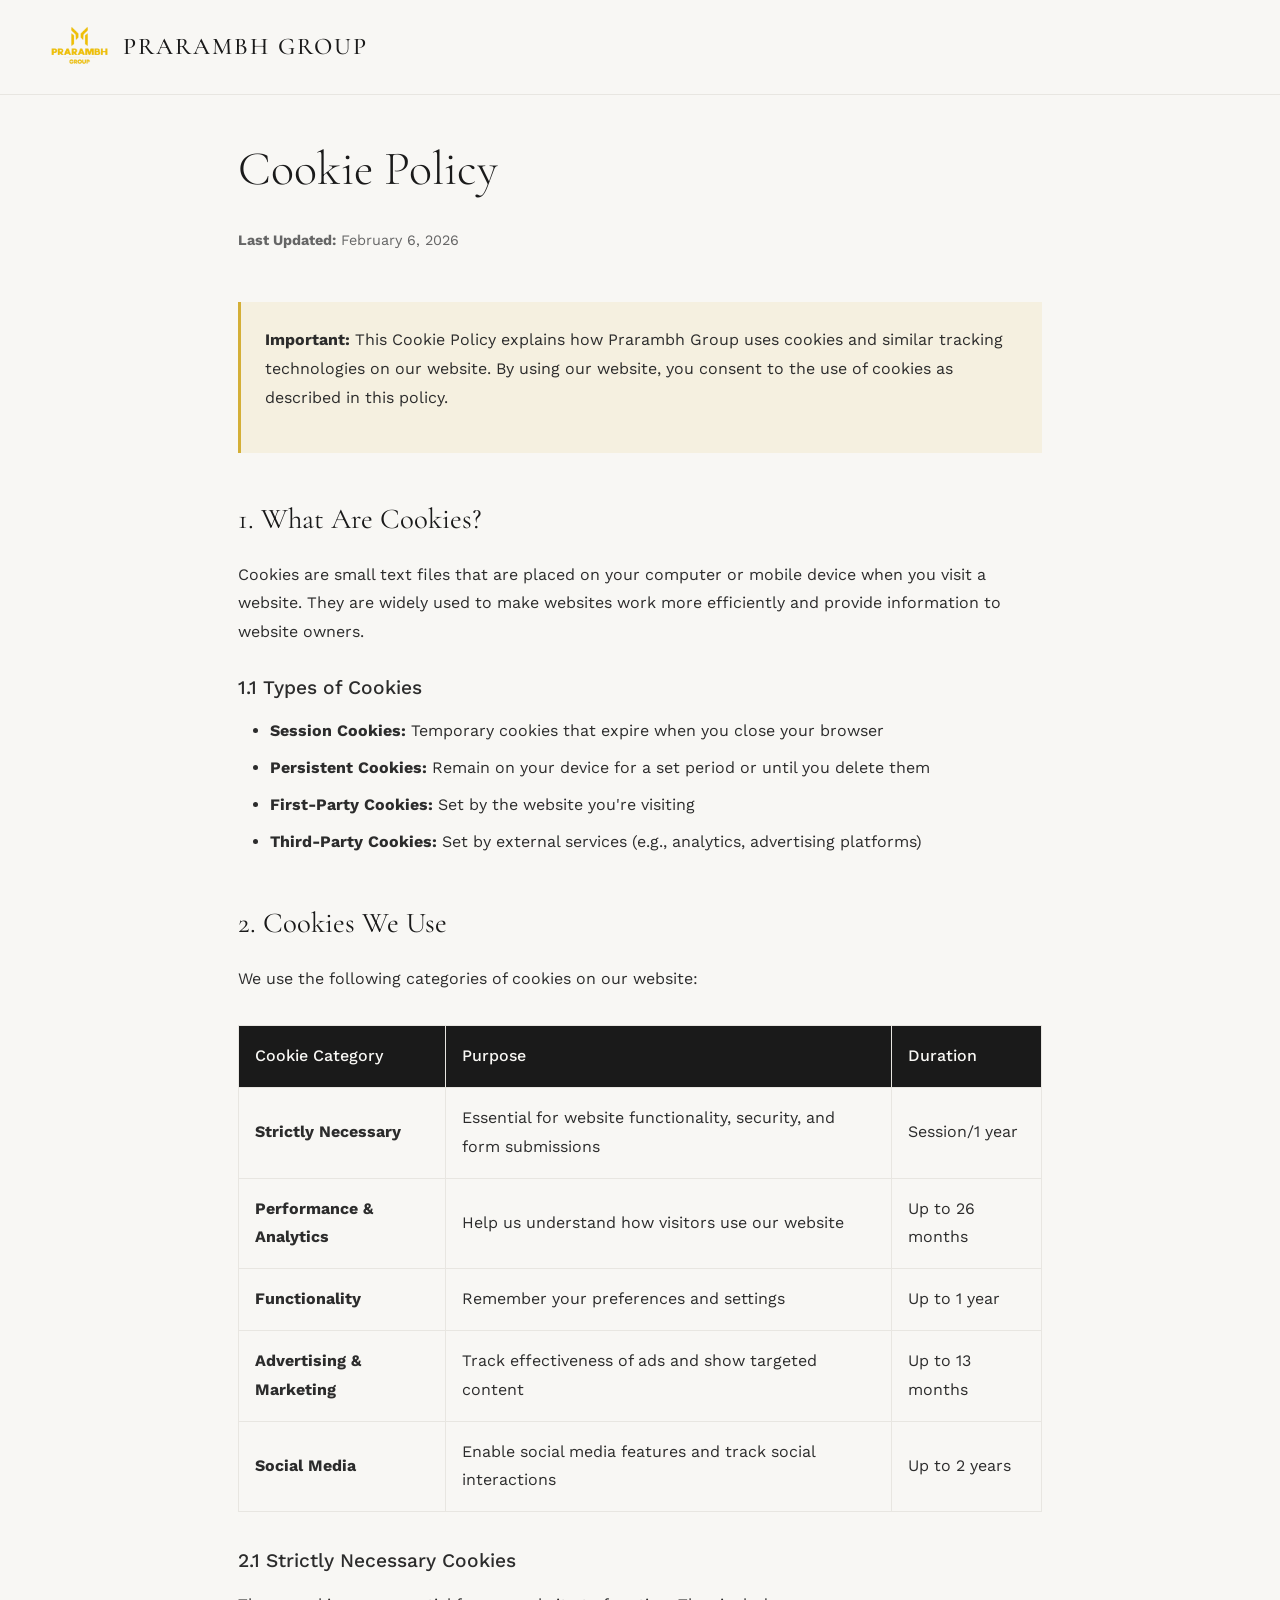
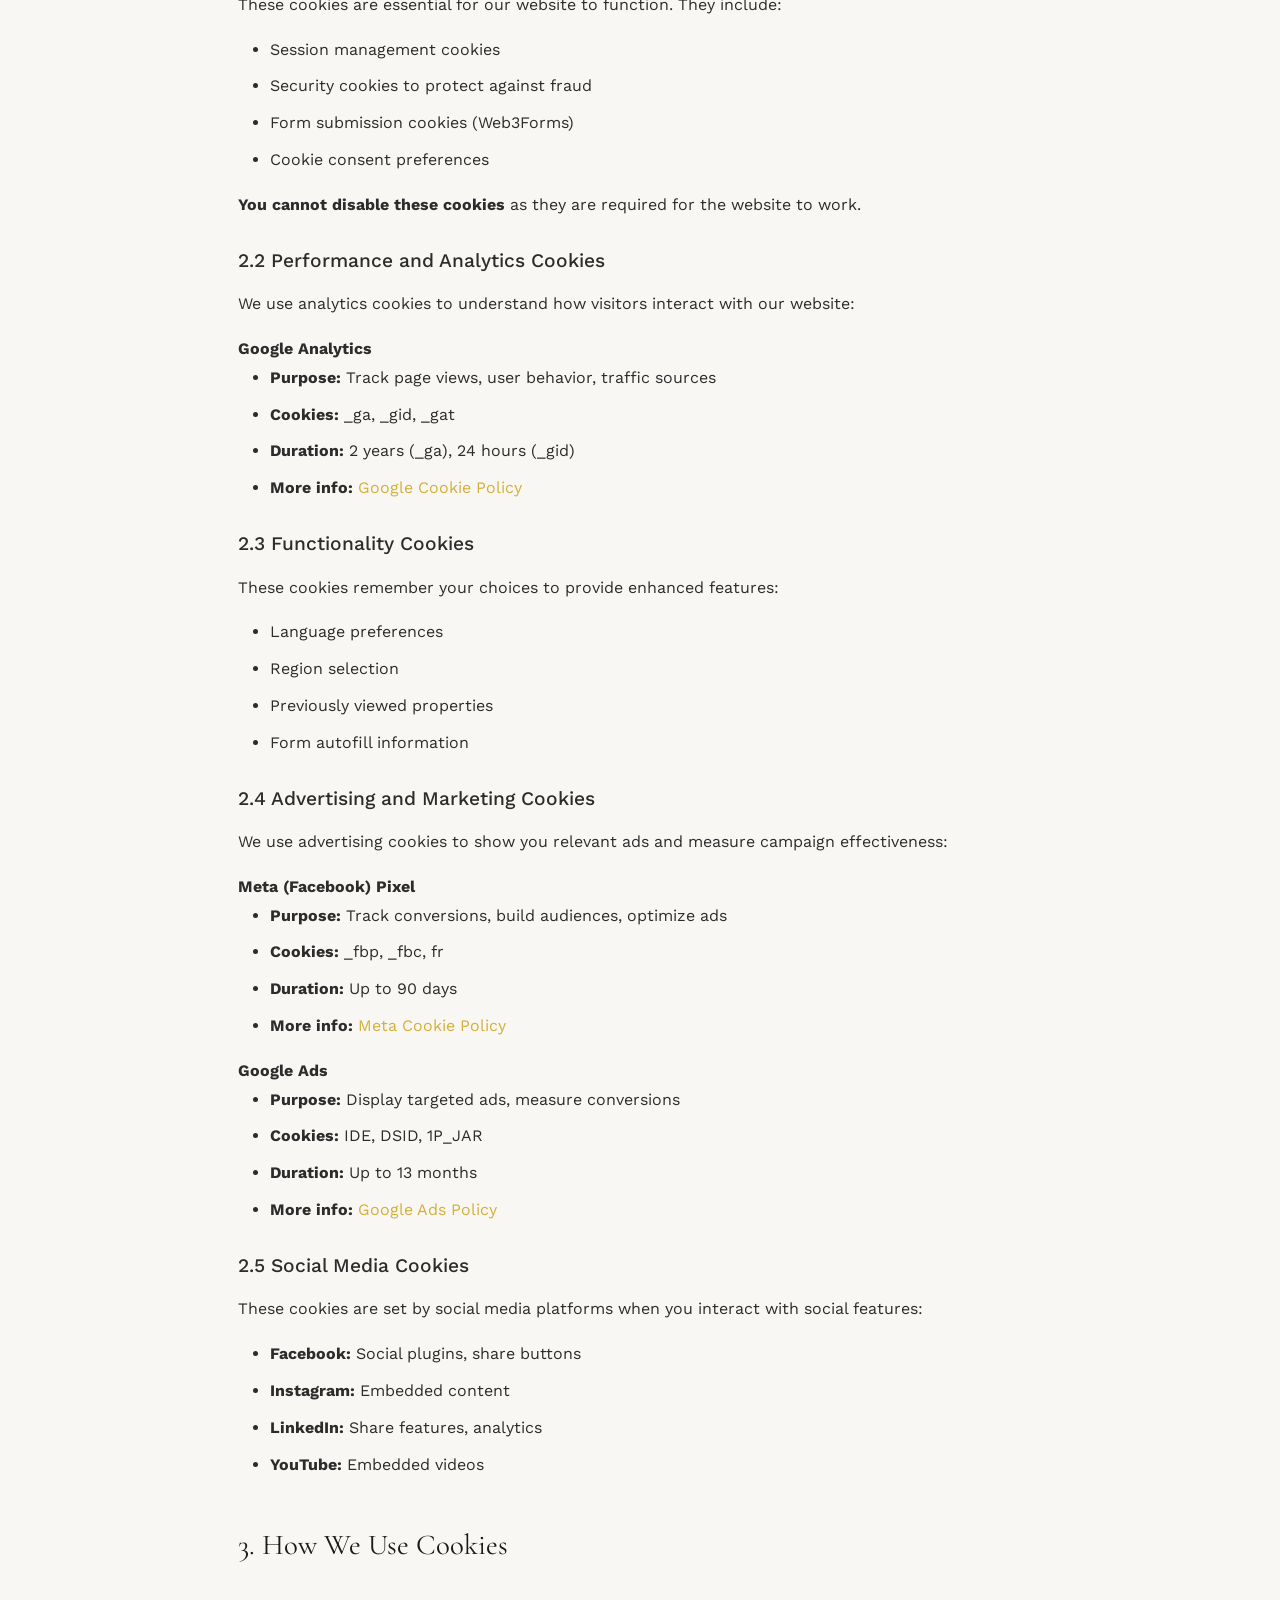
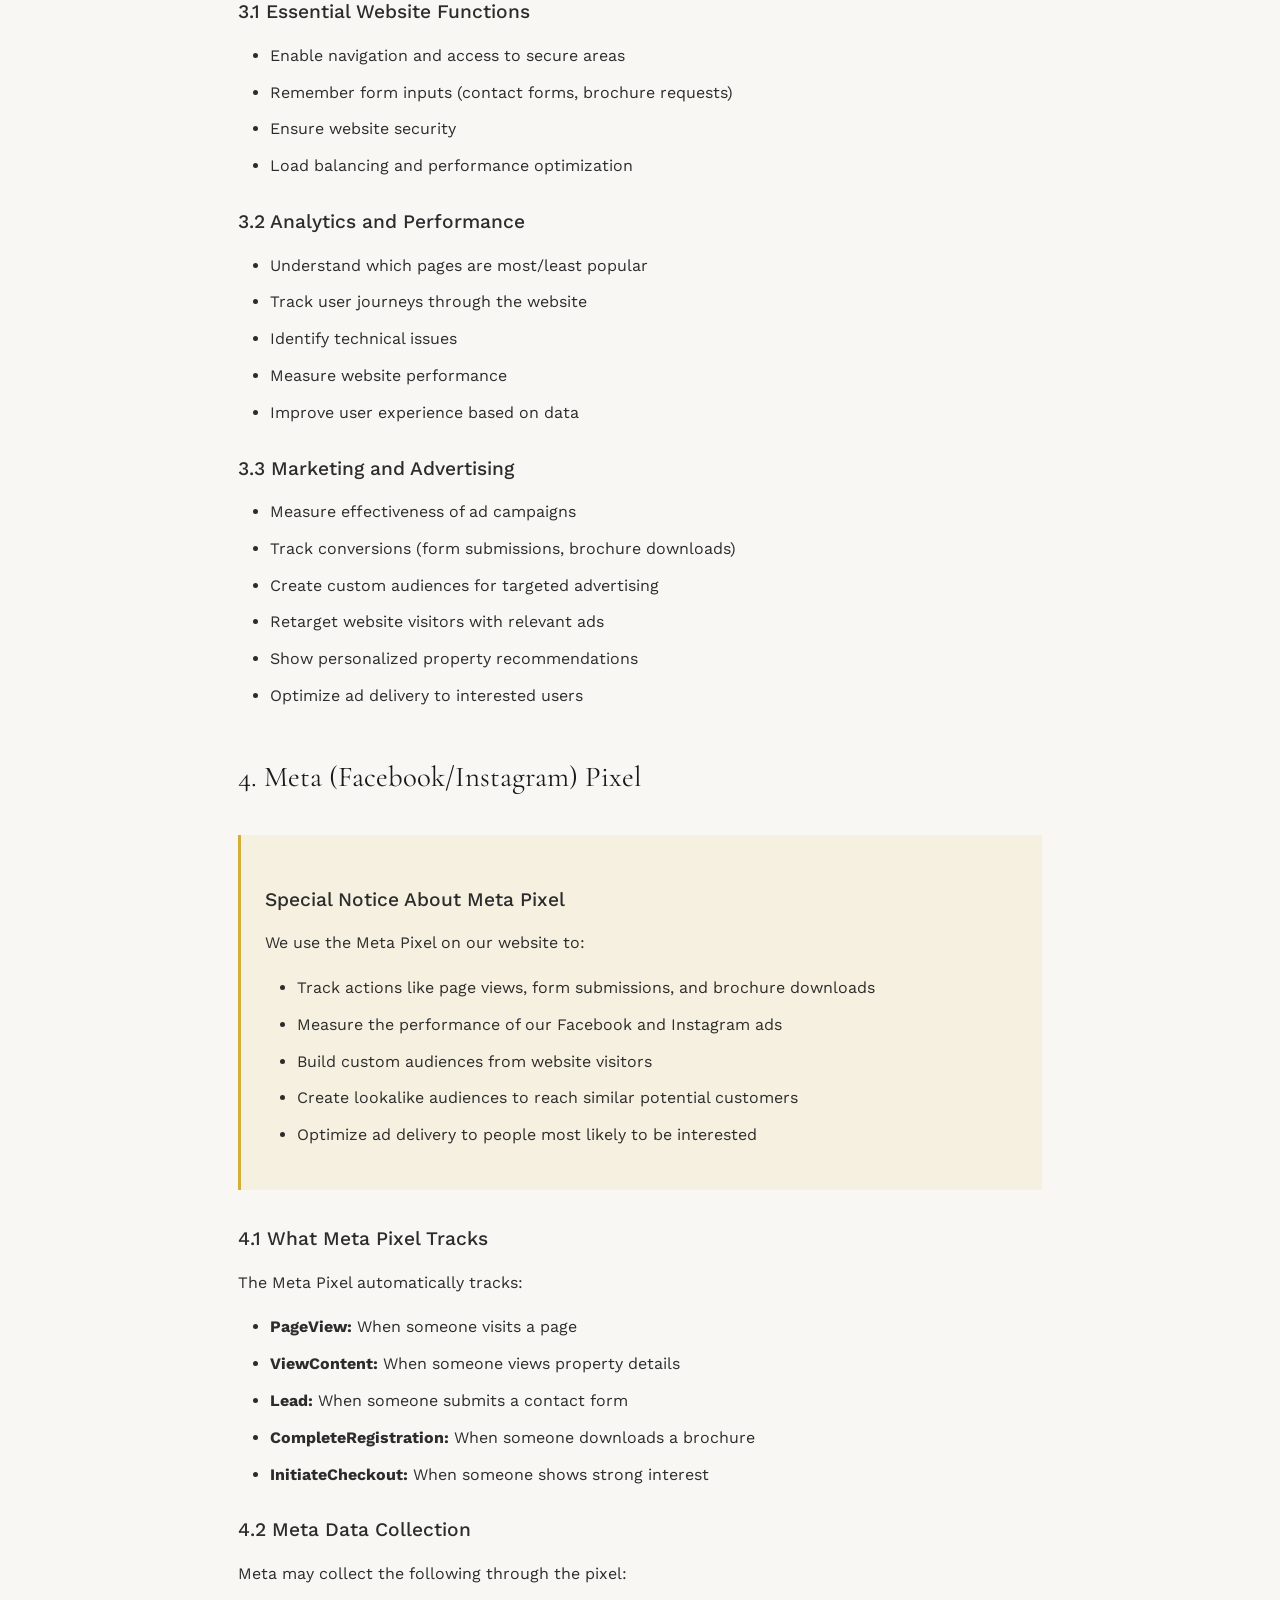
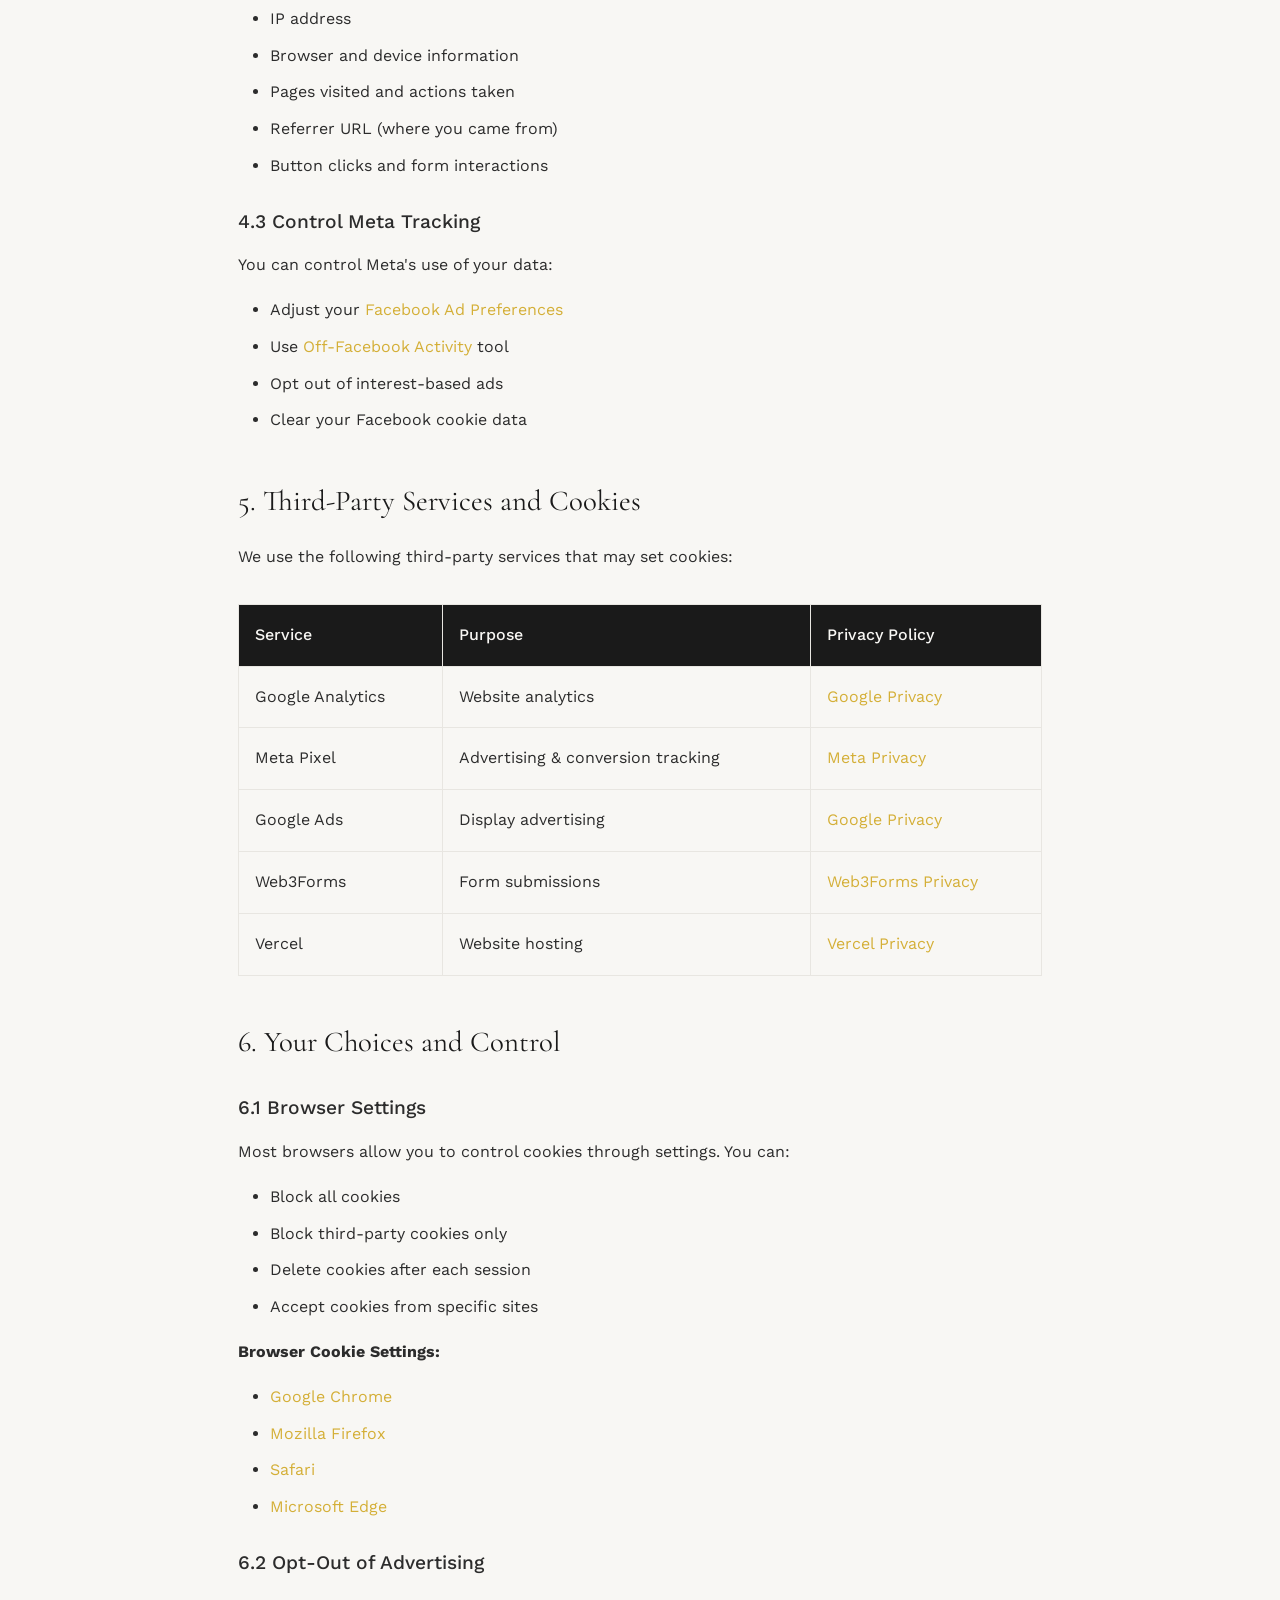
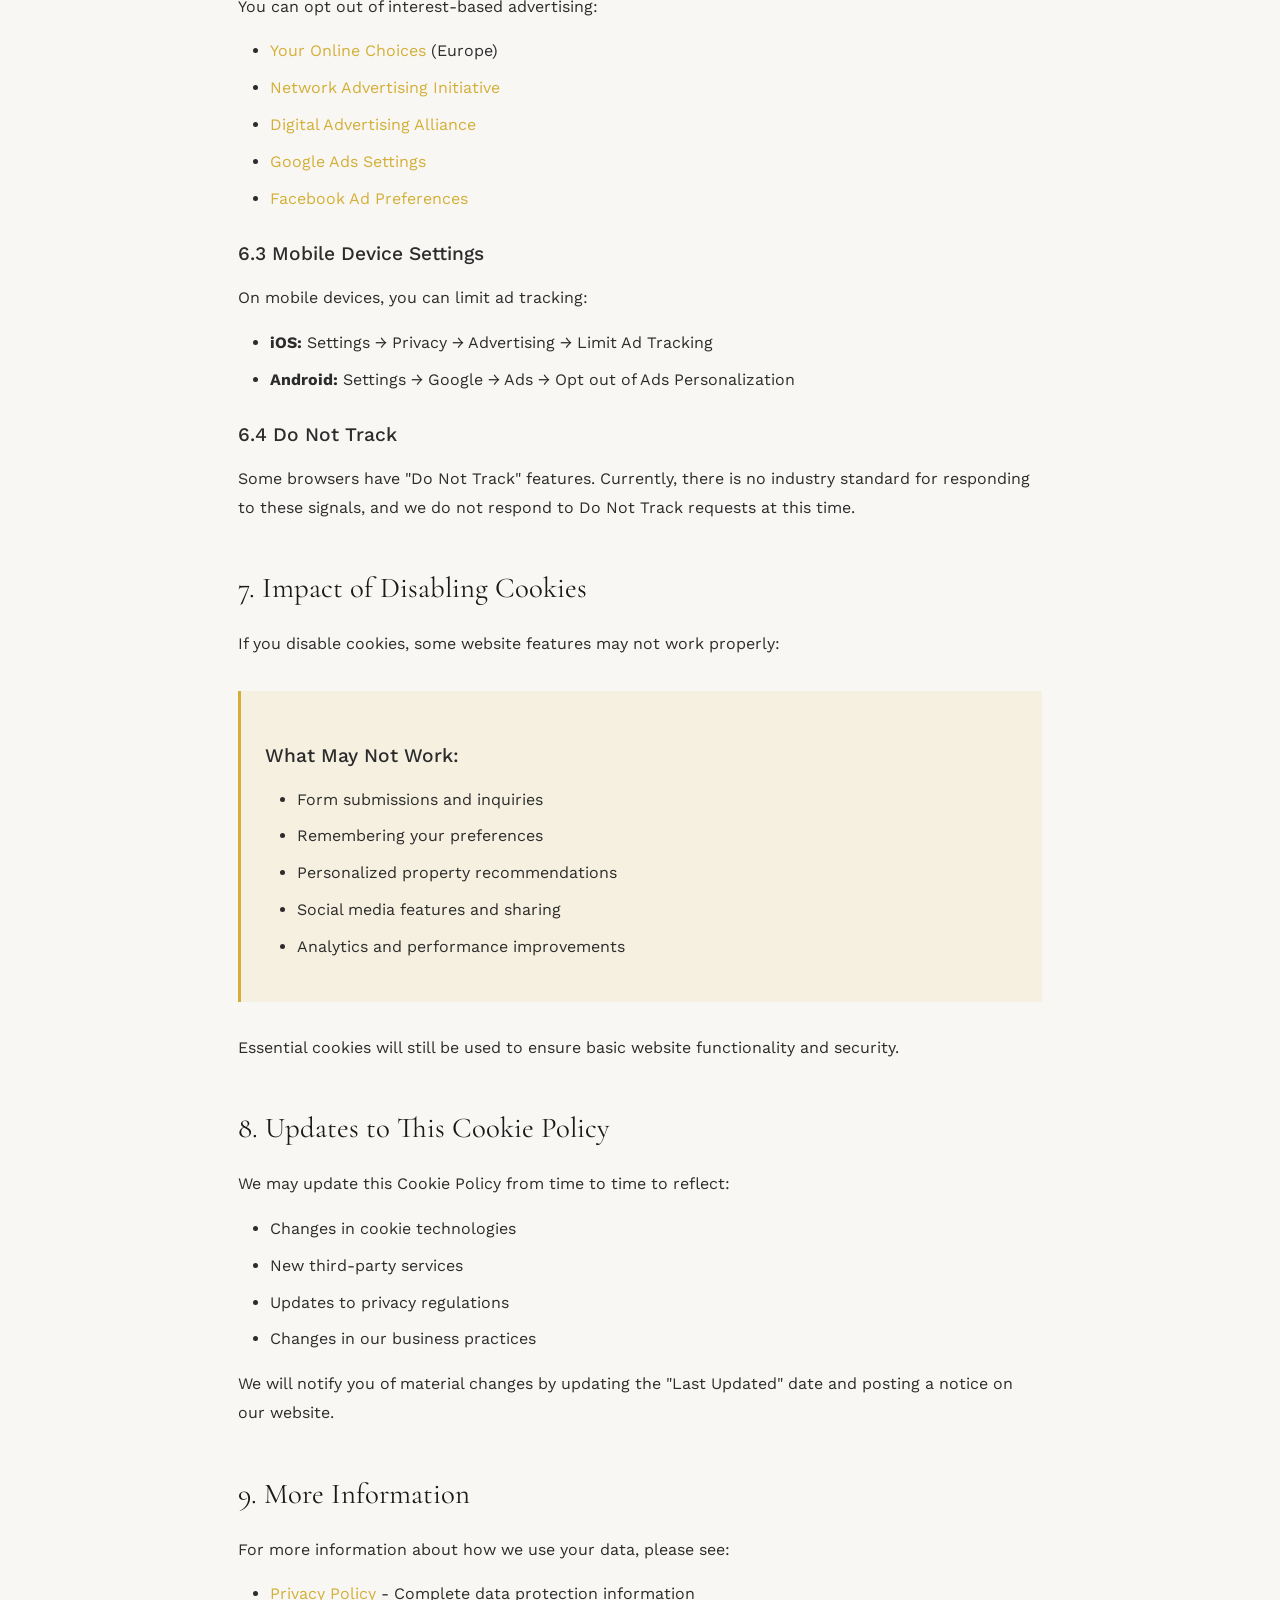
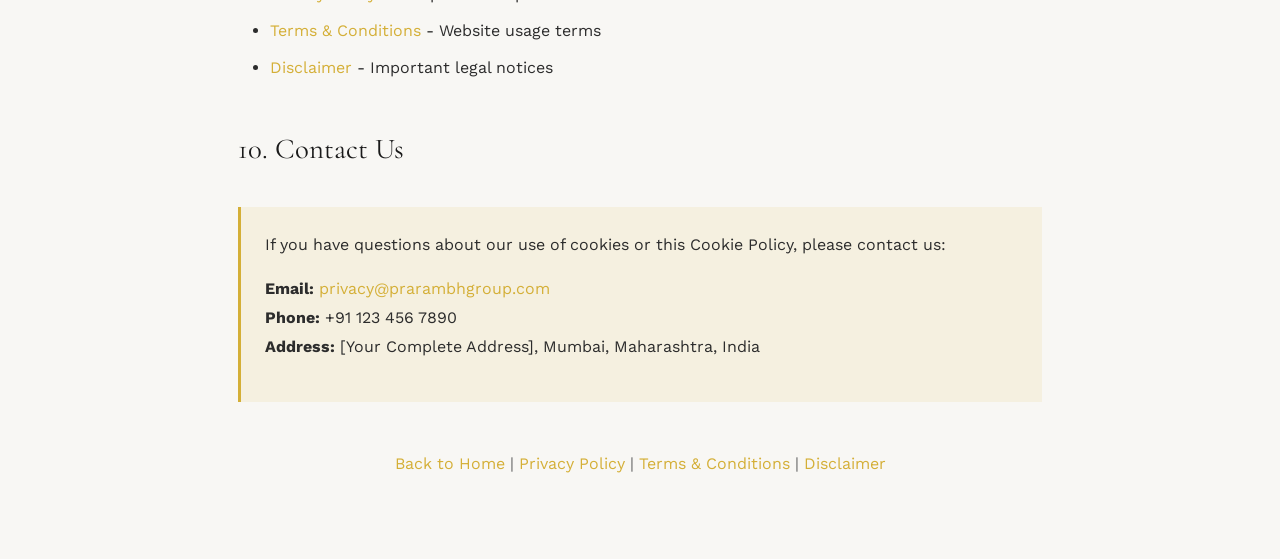
<file: cookie-policy.html>
<!DOCTYPE html>
<html lang="en">
<head>
    <meta charset="UTF-8">
    <meta name="viewport" content="width=device-width, initial-scale=1.0">
    <title>Cookie Policy - Prarambh Group</title>
    <link rel="preconnect" href="https://fonts.googleapis.com">
    <link rel="preconnect" href="https://fonts.gstatic.com" crossorigin>
    <link href="https://fonts.googleapis.com/css2?family=Cormorant+Garamond:wght@300;400;500;600&family=Work+Sans:wght@300;400;500&display=swap" rel="stylesheet">
    <style>
        :root {
            --primary-dark: #1a1a1a;
            --primary-light: #f8f7f4;
            --accent-gold: #d4af37;
            --accent-muted: #8b7355;
            --text-dark: #2c2c2c;
            --text-light: #666;
            --border-light: #e8e6e1;
            --legal-nav-height: 94px;
        }

        * {
            margin: 0;
            padding: 0;
            box-sizing: border-box;
        }

        body {
            font-family: 'Work Sans', sans-serif;
            color: var(--text-dark);
            background: var(--primary-light);
            line-height: 1.8;
        }

        nav {
            position: fixed;
            top: 0;
            width: 100%;
            z-index: 1000;
            background: rgba(248, 247, 244, 0.95);
            backdrop-filter: blur(10px);
            border-bottom: 1px solid var(--border-light);
        }

        .nav-container {
            max-width: 1400px;
            margin: 0 auto;
            padding: 1.5rem 3rem;
            display: flex;
            justify-content: flex-start;
            align-items: center;
        }

        .logo {
            font-family: 'Cormorant Garamond', serif;
            font-size: 1.5rem;
            font-weight: 500;
            letter-spacing: 2px;
            color: var(--primary-dark);
            text-decoration: none;
            display: flex;
            align-items: center;
            gap: 0.75rem;
        }

        .logo img {
            height: 46px;
            width: auto;
            object-fit: contain;
        }

        .logo span {
            color: var(--primary-dark);
            white-space: nowrap;
        }

        .legal-container {
            max-width: 900px;
            margin: 0 auto;
            padding: calc(var(--legal-nav-height) + 2rem) 3rem 4rem;
        }

        h1 {
            font-family: 'Cormorant Garamond', serif;
            font-size: 3rem;
            font-weight: 300;
            color: var(--primary-dark);
            margin-bottom: 1rem;
        }

        .last-updated {
            font-size: 0.9rem;
            color: var(--text-light);
            margin-bottom: 3rem;
        }

        h2 {
            font-family: 'Cormorant Garamond', serif;
            font-size: 1.8rem;
            font-weight: 400;
            color: var(--primary-dark);
            margin-top: 2.5rem;
            margin-bottom: 1rem;
        }

        h3 {
            font-family: 'Work Sans', sans-serif;
            font-size: 1.2rem;
            font-weight: 500;
            color: var(--text-dark);
            margin-top: 1.5rem;
            margin-bottom: 0.75rem;
        }

        p {
            margin-bottom: 1rem;
            color: var(--text-dark);
        }

        ul, ol {
            margin-left: 2rem;
            margin-bottom: 1rem;
        }

        li {
            margin-bottom: 0.5rem;
            color: var(--text-dark);
        }

        .highlight-box {
            background: rgba(212, 175, 55, 0.1);
            border-left: 3px solid var(--accent-gold);
            padding: 1.5rem;
            margin: 2rem 0;
        }

        table {
            width: 100%;
            border-collapse: collapse;
            margin: 2rem 0;
        }

        th, td {
            padding: 1rem;
            text-align: left;
            border: 1px solid var(--border-light);
        }

        th {
            background: var(--primary-dark);
            color: var(--primary-light);
            font-weight: 500;
        }

        a {
            color: var(--accent-gold);
            text-decoration: none;
        }

        a:hover {
            text-decoration: underline;
        }

        @media (max-width: 768px) {
            :root {
                --legal-nav-height: 76px;
            }

            .nav-container {
                padding: 0.85rem 1rem;
            }

            .logo {
                font-size: 1rem;
                letter-spacing: 1px;
                gap: 0.5rem;
            }

            .logo img {
                height: 34px;
            }

            .legal-container {
                padding: calc(var(--legal-nav-height) + 1.5rem) 1.25rem 3rem;
            }

            h1 {
                font-size: 2.5rem;
            }

            h2 {
                font-size: 1.5rem;
            }

            table {
                font-size: 0.9rem;
            }

            th, td {
                padding: 0.75rem 0.5rem;
            }
        }
    </style>
</head>
<body>
    <nav>
        <div class="nav-container">
            <a href="./index.html" class="logo"><img src="assets/prarambh-logo.png" alt="Prarambh Group logo"><span>PRARAMBH GROUP</span></a>
        </div>
    </nav>

    <div class="legal-container">
        <h1>Cookie Policy</h1>
        <p class="last-updated"><strong>Last Updated:</strong> February 6, 2026</p>

        <div class="highlight-box">
            <p><strong>Important:</strong> This Cookie Policy explains how Prarambh Group uses cookies and similar tracking technologies on our website. By using our website, you consent to the use of cookies as described in this policy.</p>
        </div>

        <h2>1. What Are Cookies?</h2>

        <p>Cookies are small text files that are placed on your computer or mobile device when you visit a website. They are widely used to make websites work more efficiently and provide information to website owners.</p>

        <h3>1.1 Types of Cookies</h3>
        <ul>
            <li><strong>Session Cookies:</strong> Temporary cookies that expire when you close your browser</li>
            <li><strong>Persistent Cookies:</strong> Remain on your device for a set period or until you delete them</li>
            <li><strong>First-Party Cookies:</strong> Set by the website you're visiting</li>
            <li><strong>Third-Party Cookies:</strong> Set by external services (e.g., analytics, advertising platforms)</li>
        </ul>

        <h2>2. Cookies We Use</h2>

        <p>We use the following categories of cookies on our website:</p>

        <table>
            <thead>
                <tr>
                    <th>Cookie Category</th>
                    <th>Purpose</th>
                    <th>Duration</th>
                </tr>
            </thead>
            <tbody>
                <tr>
                    <td><strong>Strictly Necessary</strong></td>
                    <td>Essential for website functionality, security, and form submissions</td>
                    <td>Session/1 year</td>
                </tr>
                <tr>
                    <td><strong>Performance & Analytics</strong></td>
                    <td>Help us understand how visitors use our website</td>
                    <td>Up to 26 months</td>
                </tr>
                <tr>
                    <td><strong>Functionality</strong></td>
                    <td>Remember your preferences and settings</td>
                    <td>Up to 1 year</td>
                </tr>
                <tr>
                    <td><strong>Advertising & Marketing</strong></td>
                    <td>Track effectiveness of ads and show targeted content</td>
                    <td>Up to 13 months</td>
                </tr>
                <tr>
                    <td><strong>Social Media</strong></td>
                    <td>Enable social media features and track social interactions</td>
                    <td>Up to 2 years</td>
                </tr>
            </tbody>
        </table>

        <h3>2.1 Strictly Necessary Cookies</h3>
        <p>These cookies are essential for our website to function. They include:</p>
        <ul>
            <li>Session management cookies</li>
            <li>Security cookies to protect against fraud</li>
            <li>Form submission cookies (Web3Forms)</li>
            <li>Cookie consent preferences</li>
        </ul>
        <p><strong>You cannot disable these cookies</strong> as they are required for the website to work.</p>

        <h3>2.2 Performance and Analytics Cookies</h3>
        <p>We use analytics cookies to understand how visitors interact with our website:</p>

        <h4>Google Analytics</h4>
        <ul>
            <li><strong>Purpose:</strong> Track page views, user behavior, traffic sources</li>
            <li><strong>Cookies:</strong> _ga, _gid, _gat</li>
            <li><strong>Duration:</strong> 2 years (_ga), 24 hours (_gid)</li>
            <li><strong>More info:</strong> <a href="https://policies.google.com/technologies/cookies" target="_blank">Google Cookie Policy</a></li>
        </ul>

        <h3>2.3 Functionality Cookies</h3>
        <p>These cookies remember your choices to provide enhanced features:</p>
        <ul>
            <li>Language preferences</li>
            <li>Region selection</li>
            <li>Previously viewed properties</li>
            <li>Form autofill information</li>
        </ul>

        <h3>2.4 Advertising and Marketing Cookies</h3>
        <p>We use advertising cookies to show you relevant ads and measure campaign effectiveness:</p>

        <h4>Meta (Facebook) Pixel</h4>
        <ul>
            <li><strong>Purpose:</strong> Track conversions, build audiences, optimize ads</li>
            <li><strong>Cookies:</strong> _fbp, _fbc, fr</li>
            <li><strong>Duration:</strong> Up to 90 days</li>
            <li><strong>More info:</strong> <a href="https://www.facebook.com/policies/cookies" target="_blank">Meta Cookie Policy</a></li>
        </ul>

        <h4>Google Ads</h4>
        <ul>
            <li><strong>Purpose:</strong> Display targeted ads, measure conversions</li>
            <li><strong>Cookies:</strong> IDE, DSID, 1P_JAR</li>
            <li><strong>Duration:</strong> Up to 13 months</li>
            <li><strong>More info:</strong> <a href="https://policies.google.com/technologies/ads" target="_blank">Google Ads Policy</a></li>
        </ul>

        <h3>2.5 Social Media Cookies</h3>
        <p>These cookies are set by social media platforms when you interact with social features:</p>
        <ul>
            <li><strong>Facebook:</strong> Social plugins, share buttons</li>
            <li><strong>Instagram:</strong> Embedded content</li>
            <li><strong>LinkedIn:</strong> Share features, analytics</li>
            <li><strong>YouTube:</strong> Embedded videos</li>
        </ul>

        <h2>3. How We Use Cookies</h2>

        <h3>3.1 Essential Website Functions</h3>
        <ul>
            <li>Enable navigation and access to secure areas</li>
            <li>Remember form inputs (contact forms, brochure requests)</li>
            <li>Ensure website security</li>
            <li>Load balancing and performance optimization</li>
        </ul>

        <h3>3.2 Analytics and Performance</h3>
        <ul>
            <li>Understand which pages are most/least popular</li>
            <li>Track user journeys through the website</li>
            <li>Identify technical issues</li>
            <li>Measure website performance</li>
            <li>Improve user experience based on data</li>
        </ul>

        <h3>3.3 Marketing and Advertising</h3>
        <ul>
            <li>Measure effectiveness of ad campaigns</li>
            <li>Track conversions (form submissions, brochure downloads)</li>
            <li>Create custom audiences for targeted advertising</li>
            <li>Retarget website visitors with relevant ads</li>
            <li>Show personalized property recommendations</li>
            <li>Optimize ad delivery to interested users</li>
        </ul>

        <h2>4. Meta (Facebook/Instagram) Pixel</h2>

        <div class="highlight-box">
            <h3>Special Notice About Meta Pixel</h3>
            <p>We use the Meta Pixel on our website to:</p>
            <ul>
                <li>Track actions like page views, form submissions, and brochure downloads</li>
                <li>Measure the performance of our Facebook and Instagram ads</li>
                <li>Build custom audiences from website visitors</li>
                <li>Create lookalike audiences to reach similar potential customers</li>
                <li>Optimize ad delivery to people most likely to be interested</li>
            </ul>
        </div>

        <h3>4.1 What Meta Pixel Tracks</h3>
        <p>The Meta Pixel automatically tracks:</p>
        <ul>
            <li><strong>PageView:</strong> When someone visits a page</li>
            <li><strong>ViewContent:</strong> When someone views property details</li>
            <li><strong>Lead:</strong> When someone submits a contact form</li>
            <li><strong>CompleteRegistration:</strong> When someone downloads a brochure</li>
            <li><strong>InitiateCheckout:</strong> When someone shows strong interest</li>
        </ul>

        <h3>4.2 Meta Data Collection</h3>
        <p>Meta may collect the following through the pixel:</p>
        <ul>
            <li>IP address</li>
            <li>Browser and device information</li>
            <li>Pages visited and actions taken</li>
            <li>Referrer URL (where you came from)</li>
            <li>Button clicks and form interactions</li>
        </ul>

        <h3>4.3 Control Meta Tracking</h3>
        <p>You can control Meta's use of your data:</p>
        <ul>
            <li>Adjust your <a href="https://www.facebook.com/adpreferences" target="_blank">Facebook Ad Preferences</a></li>
            <li>Use <a href="https://www.facebook.com/off_facebook_activity" target="_blank">Off-Facebook Activity</a> tool</li>
            <li>Opt out of interest-based ads</li>
            <li>Clear your Facebook cookie data</li>
        </ul>

        <h2>5. Third-Party Services and Cookies</h2>

        <p>We use the following third-party services that may set cookies:</p>

        <table>
            <thead>
                <tr>
                    <th>Service</th>
                    <th>Purpose</th>
                    <th>Privacy Policy</th>
                </tr>
            </thead>
            <tbody>
                <tr>
                    <td>Google Analytics</td>
                    <td>Website analytics</td>
                    <td><a href="https://policies.google.com/privacy" target="_blank">Google Privacy</a></td>
                </tr>
                <tr>
                    <td>Meta Pixel</td>
                    <td>Advertising & conversion tracking</td>
                    <td><a href="https://www.facebook.com/privacy" target="_blank">Meta Privacy</a></td>
                </tr>
                <tr>
                    <td>Google Ads</td>
                    <td>Display advertising</td>
                    <td><a href="https://policies.google.com/privacy" target="_blank">Google Privacy</a></td>
                </tr>
                <tr>
                    <td>Web3Forms</td>
                    <td>Form submissions</td>
                    <td><a href="https://web3forms.com/privacy" target="_blank">Web3Forms Privacy</a></td>
                </tr>
                <tr>
                    <td>Vercel</td>
                    <td>Website hosting</td>
                    <td><a href="https://vercel.com/legal/privacy-policy" target="_blank">Vercel Privacy</a></td>
                </tr>
            </tbody>
        </table>

        <h2>6. Your Choices and Control</h2>

        <h3>6.1 Browser Settings</h3>
        <p>Most browsers allow you to control cookies through settings. You can:</p>
        <ul>
            <li>Block all cookies</li>
            <li>Block third-party cookies only</li>
            <li>Delete cookies after each session</li>
            <li>Accept cookies from specific sites</li>
        </ul>

        <p><strong>Browser Cookie Settings:</strong></p>
        <ul>
            <li><a href="https://support.google.com/chrome/answer/95647" target="_blank">Google Chrome</a></li>
            <li><a href="https://support.mozilla.org/en-US/kb/cookies-information-websites-store-on-your-computer" target="_blank">Mozilla Firefox</a></li>
            <li><a href="https://support.apple.com/guide/safari/manage-cookies-sfri11471/mac" target="_blank">Safari</a></li>
            <li><a href="https://support.microsoft.com/en-us/microsoft-edge/delete-cookies-in-microsoft-edge-63947406-40ac-c3b8-57b9-2a946a29ae09" target="_blank">Microsoft Edge</a></li>
        </ul>

        <h3>6.2 Opt-Out of Advertising</h3>
        <p>You can opt out of interest-based advertising:</p>
        <ul>
            <li><a href="http://www.youronlinechoices.com" target="_blank">Your Online Choices</a> (Europe)</li>
            <li><a href="http://optout.networkadvertising.org" target="_blank">Network Advertising Initiative</a></li>
            <li><a href="http://optout.aboutads.info" target="_blank">Digital Advertising Alliance</a></li>
            <li><a href="https://www.google.com/settings/ads" target="_blank">Google Ads Settings</a></li>
            <li><a href="https://www.facebook.com/adpreferences" target="_blank">Facebook Ad Preferences</a></li>
        </ul>

        <h3>6.3 Mobile Device Settings</h3>
        <p>On mobile devices, you can limit ad tracking:</p>
        <ul>
            <li><strong>iOS:</strong> Settings → Privacy → Advertising → Limit Ad Tracking</li>
            <li><strong>Android:</strong> Settings → Google → Ads → Opt out of Ads Personalization</li>
        </ul>

        <h3>6.4 Do Not Track</h3>
        <p>Some browsers have "Do Not Track" features. Currently, there is no industry standard for responding to these signals, and we do not respond to Do Not Track requests at this time.</p>

        <h2>7. Impact of Disabling Cookies</h2>

        <p>If you disable cookies, some website features may not work properly:</p>

        <div class="highlight-box">
            <h3>What May Not Work:</h3>
            <ul>
                <li>Form submissions and inquiries</li>
                <li>Remembering your preferences</li>
                <li>Personalized property recommendations</li>
                <li>Social media features and sharing</li>
                <li>Analytics and performance improvements</li>
            </ul>
        </div>

        <p>Essential cookies will still be used to ensure basic website functionality and security.</p>

        <h2>8. Updates to This Cookie Policy</h2>

        <p>We may update this Cookie Policy from time to time to reflect:</p>
        <ul>
            <li>Changes in cookie technologies</li>
            <li>New third-party services</li>
            <li>Updates to privacy regulations</li>
            <li>Changes in our business practices</li>
        </ul>

        <p>We will notify you of material changes by updating the "Last Updated" date and posting a notice on our website.</p>

        <h2>9. More Information</h2>

        <p>For more information about how we use your data, please see:</p>
        <ul>
            <li><a href="./privacy-policy.html">Privacy Policy</a> - Complete data protection information</li>
            <li><a href="./terms.html">Terms & Conditions</a> - Website usage terms</li>
            <li><a href="./disclaimer.html">Disclaimer</a> - Important legal notices</li>
        </ul>

        <h2>10. Contact Us</h2>

        <div class="highlight-box">
            <p>If you have questions about our use of cookies or this Cookie Policy, please contact us:</p>
            <p>
                <strong>Email:</strong> <a href="mailto:privacy@prarambhgroup.com">privacy@prarambhgroup.com</a><br>
                <strong>Phone:</strong> +91 123 456 7890<br>
                <strong>Address:</strong> [Your Complete Address], Mumbai, Maharashtra, India
            </p>
        </div>

        <p style="margin-top: 3rem; text-align: center; color: var(--text-light);">
            <a href="./index.html">Back to Home</a> | 
            <a href="./privacy-policy.html">Privacy Policy</a> | 
            <a href="./terms.html">Terms & Conditions</a> | 
            <a href="./disclaimer.html">Disclaimer</a>
        </p>
    </div>
</body>
</html>
</file>
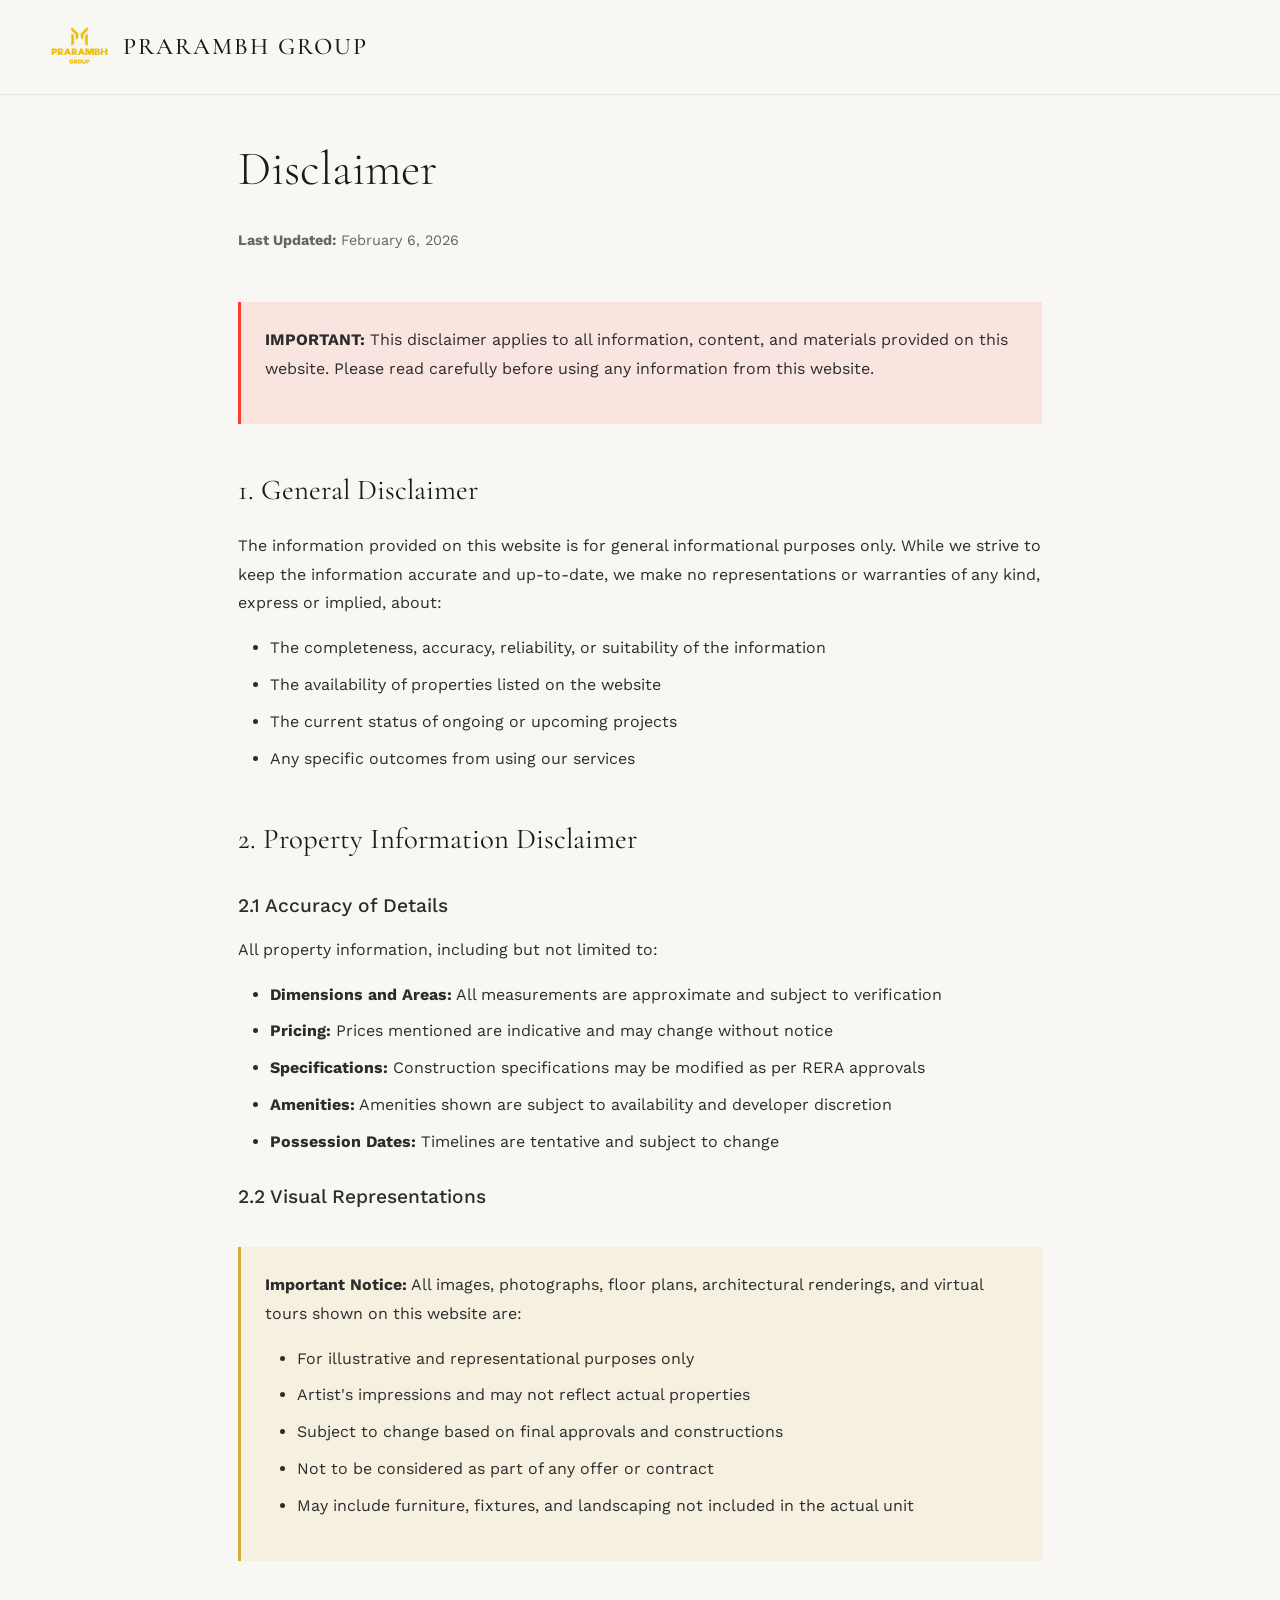
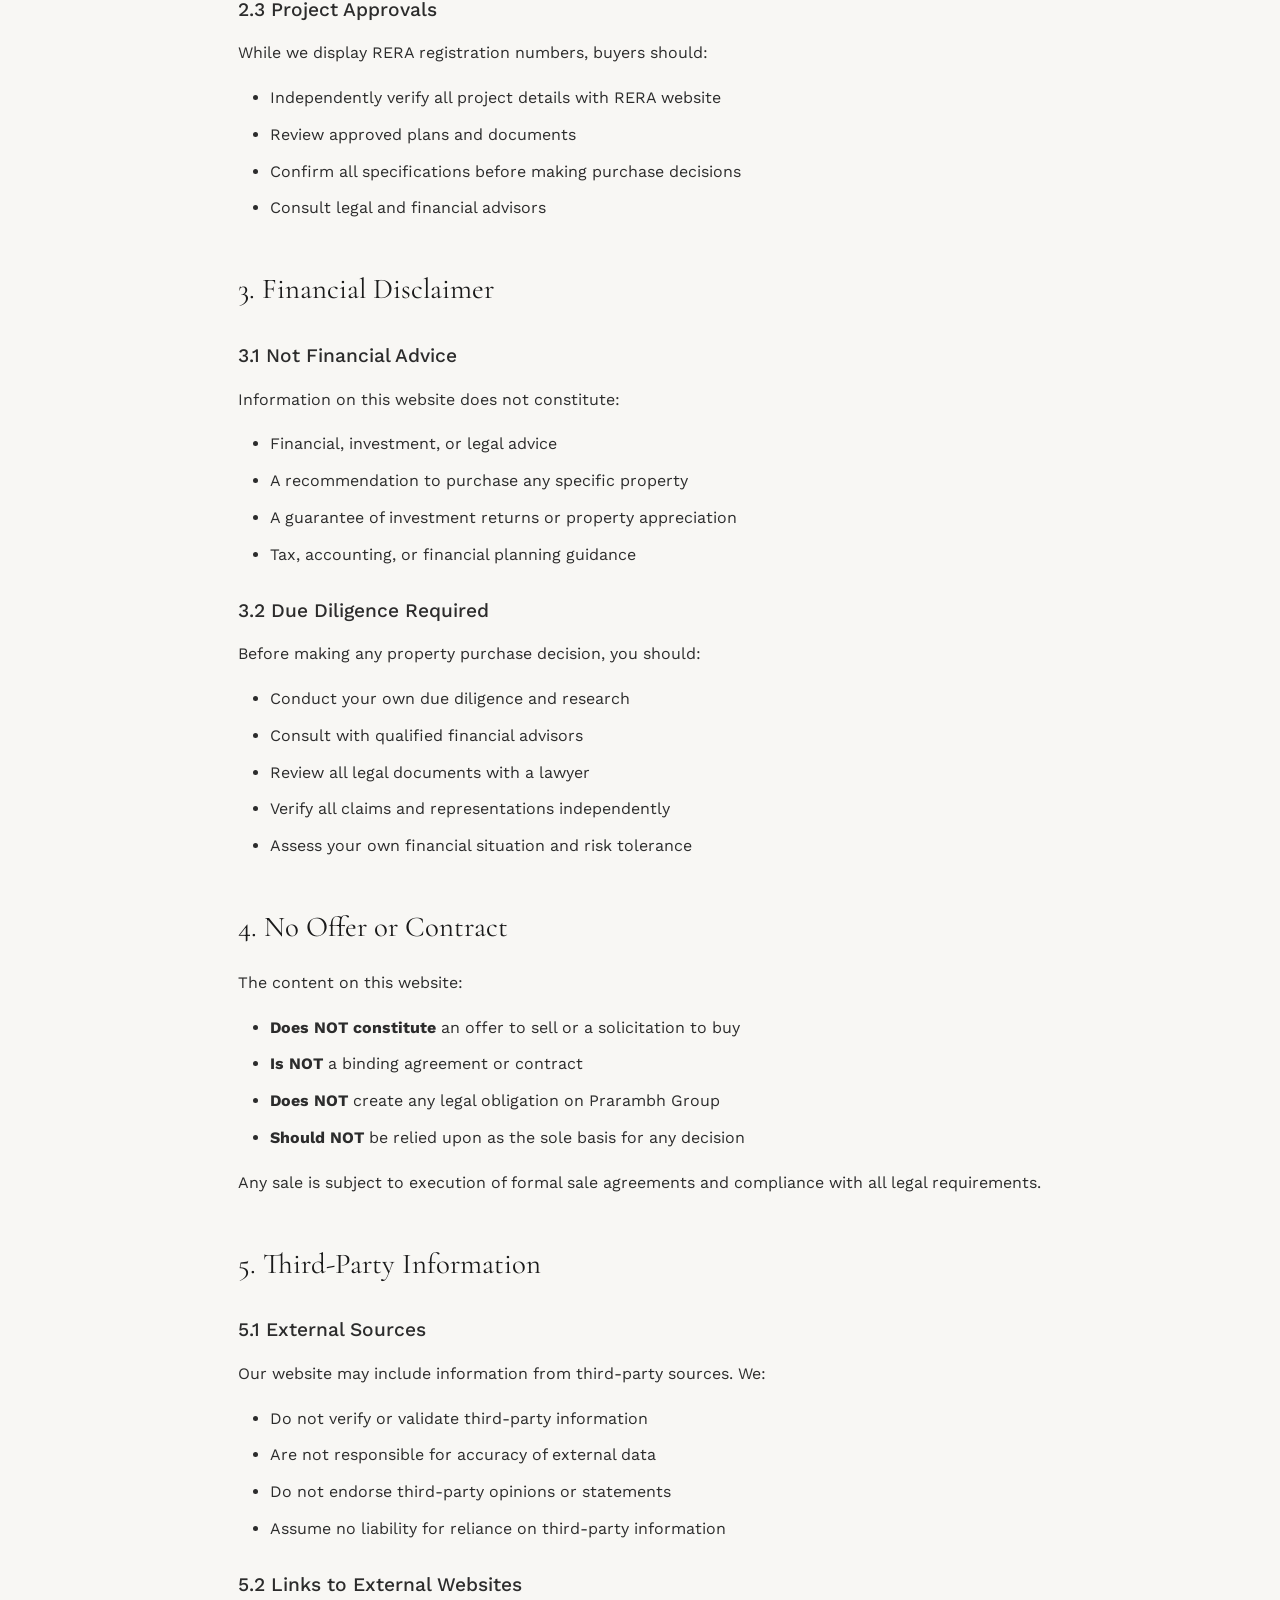
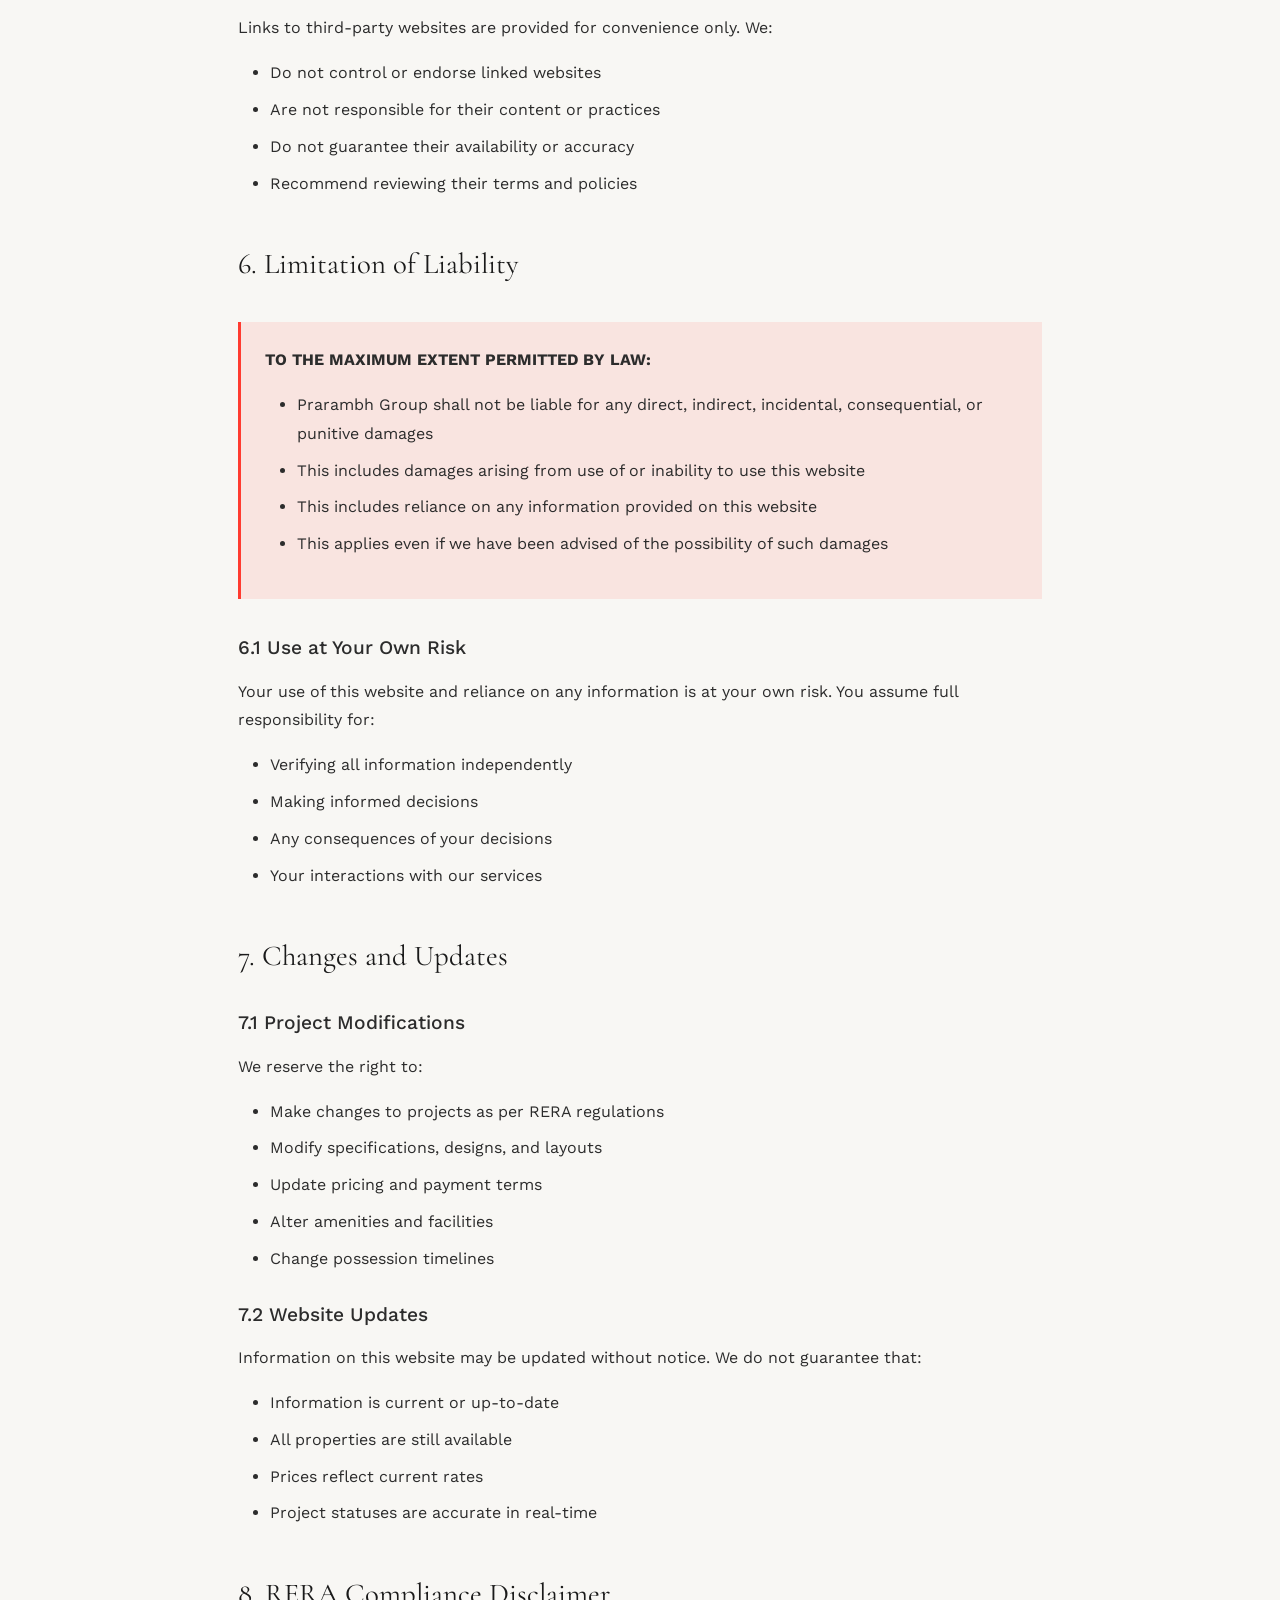
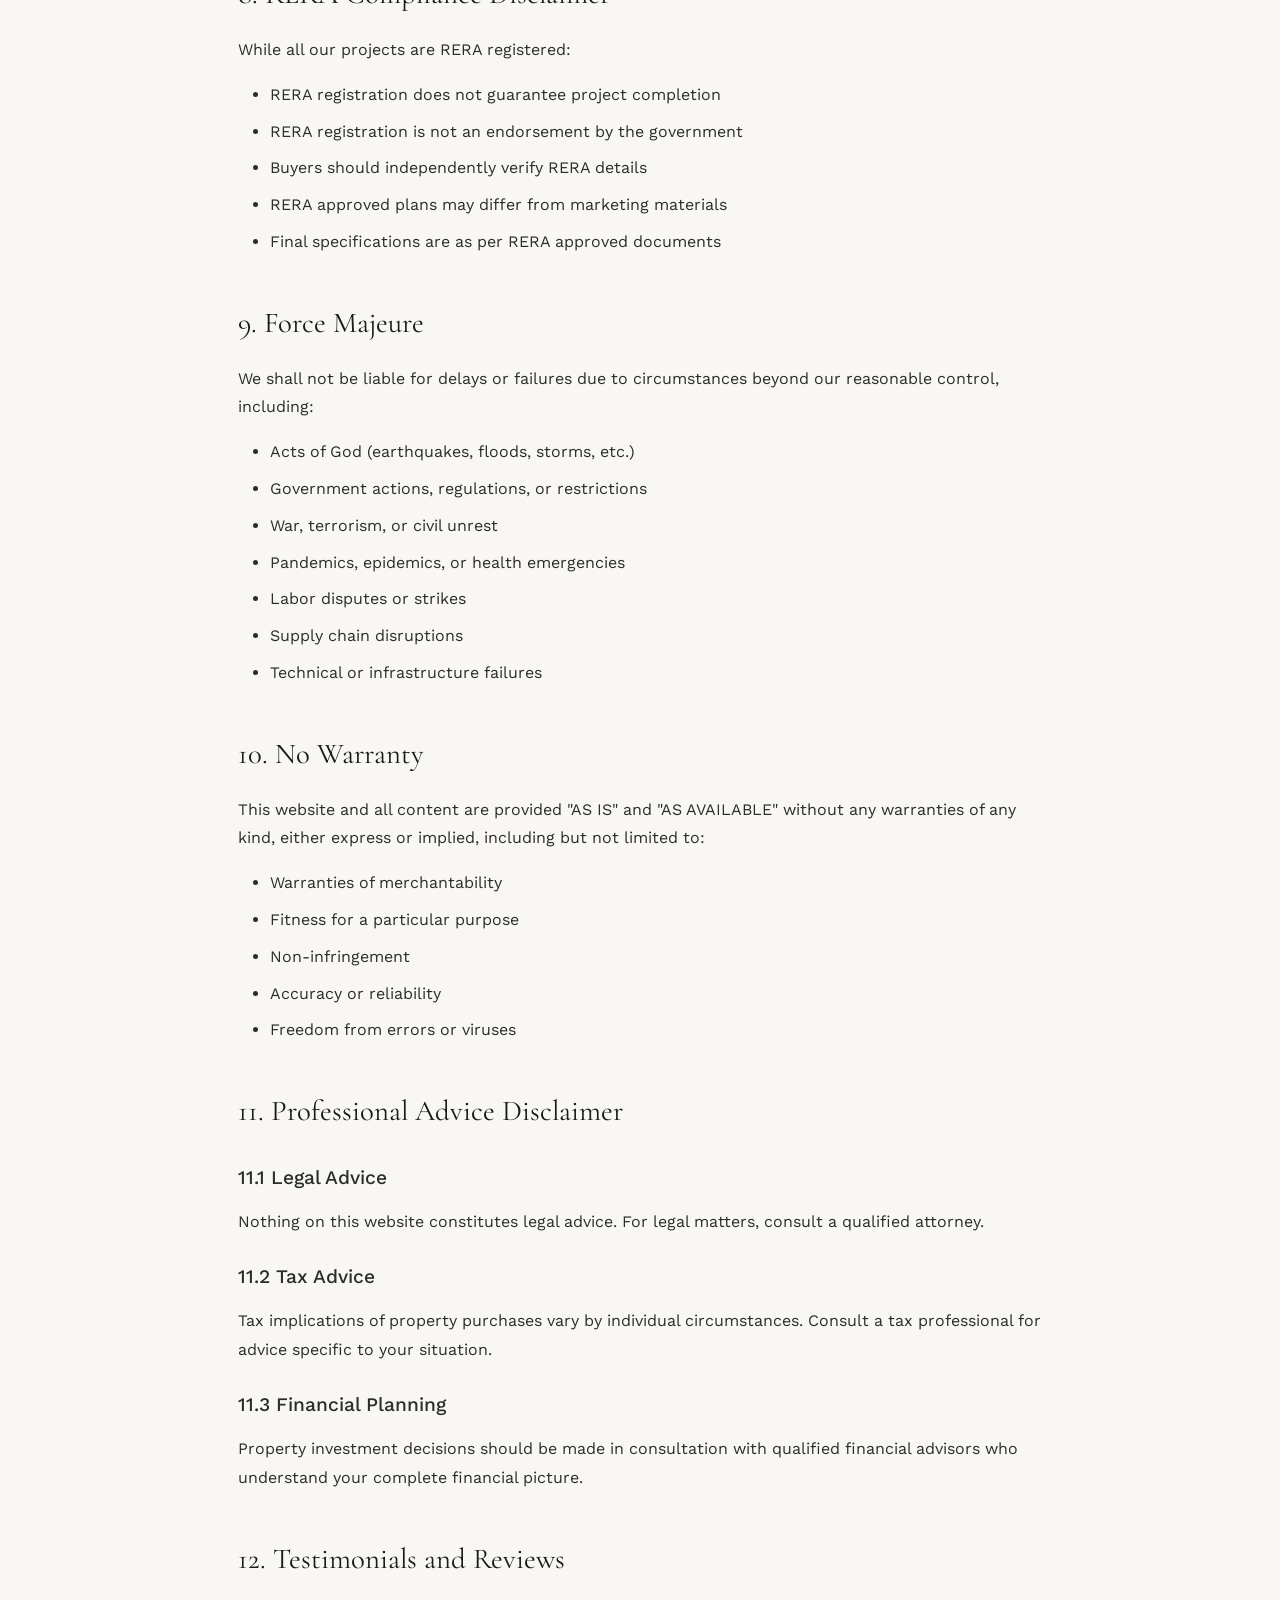
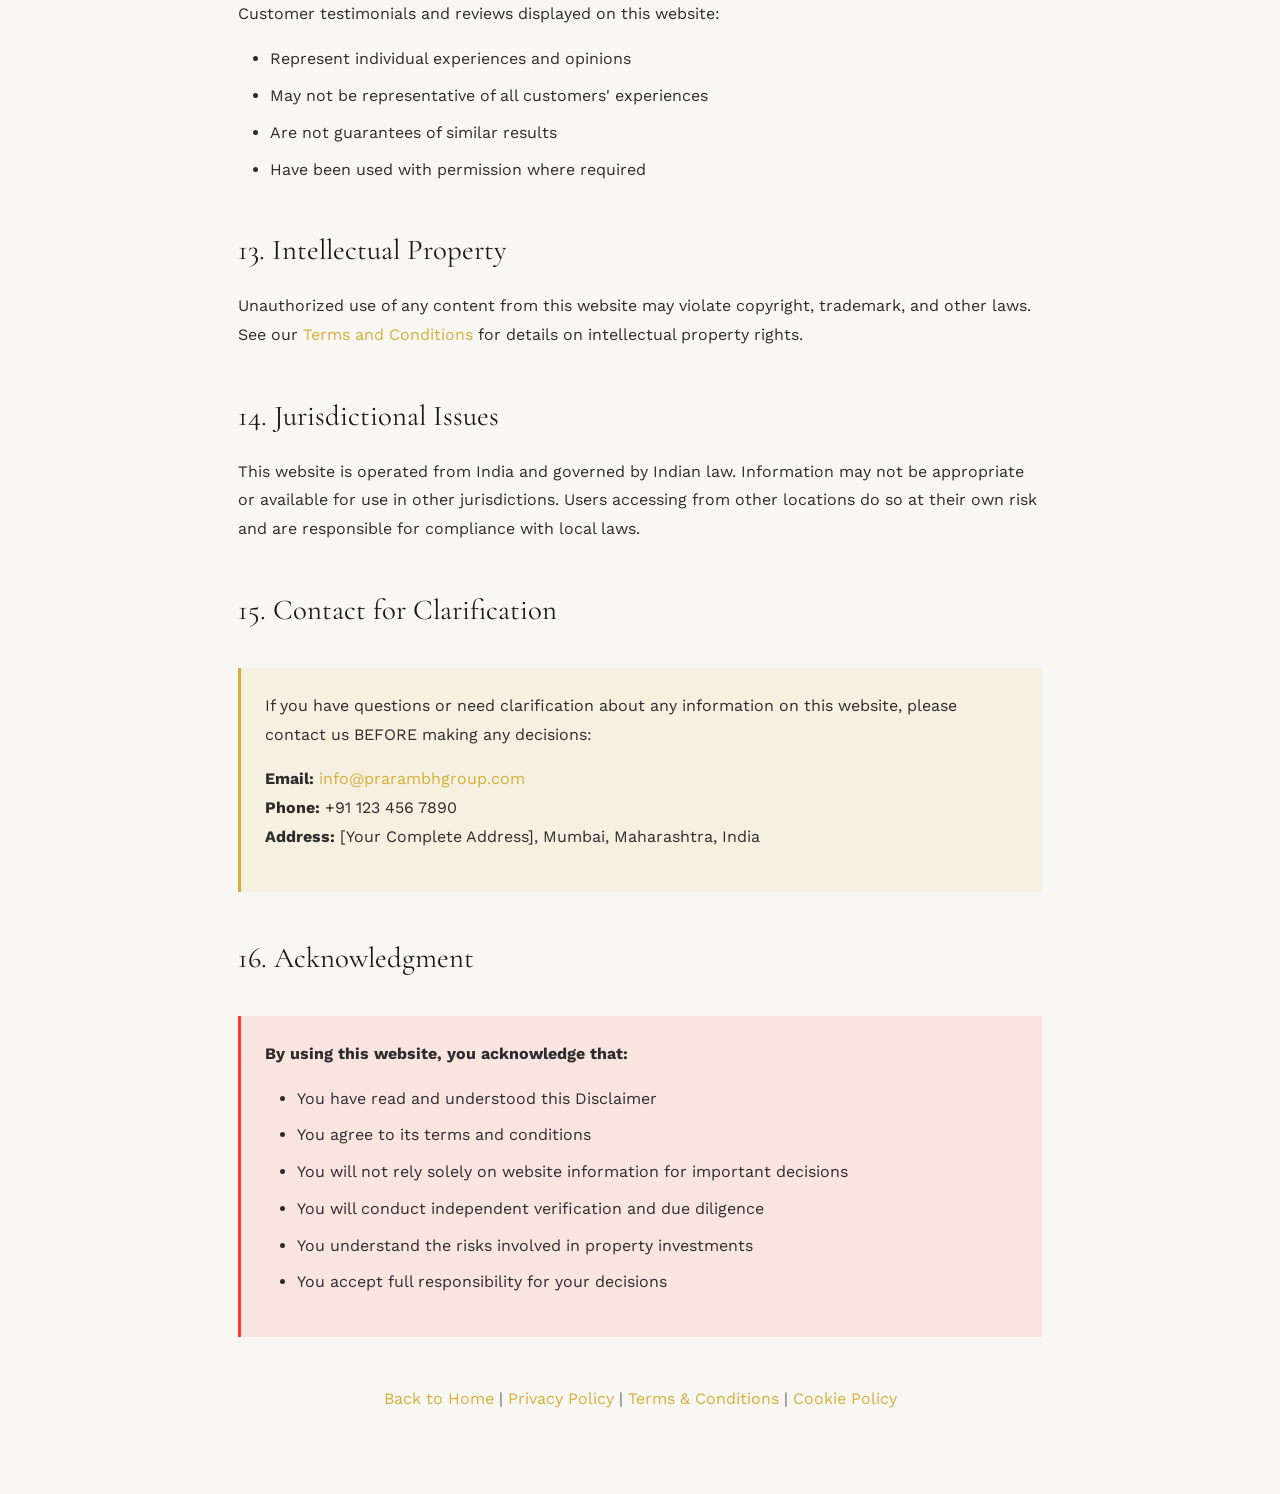
<file: disclaimer.html>
<!DOCTYPE html>
<html lang="en">
<head>
    <meta charset="UTF-8">
    <meta name="viewport" content="width=device-width, initial-scale=1.0">
    <title>Disclaimer - Prarambh Group</title>
    <link rel="preconnect" href="https://fonts.googleapis.com">
    <link rel="preconnect" href="https://fonts.gstatic.com" crossorigin>
    <link href="https://fonts.googleapis.com/css2?family=Cormorant+Garamond:wght@300;400;500;600&family=Work+Sans:wght@300;400;500&display=swap" rel="stylesheet">
    <style>
        :root {
            --primary-dark: #1a1a1a;
            --primary-light: #f8f7f4;
            --accent-gold: #d4af37;
            --accent-muted: #8b7355;
            --text-dark: #2c2c2c;
            --text-light: #666;
            --border-light: #e8e6e1;
            --legal-nav-height: 94px;
        }

        * {
            margin: 0;
            padding: 0;
            box-sizing: border-box;
        }

        body {
            font-family: 'Work Sans', sans-serif;
            color: var(--text-dark);
            background: var(--primary-light);
            line-height: 1.8;
        }

        nav {
            position: fixed;
            top: 0;
            width: 100%;
            z-index: 1000;
            background: rgba(248, 247, 244, 0.95);
            backdrop-filter: blur(10px);
            border-bottom: 1px solid var(--border-light);
        }

        .nav-container {
            max-width: 1400px;
            margin: 0 auto;
            padding: 1.5rem 3rem;
            display: flex;
            justify-content: flex-start;
            align-items: center;
        }

        .logo {
            font-family: 'Cormorant Garamond', serif;
            font-size: 1.5rem;
            font-weight: 500;
            letter-spacing: 2px;
            color: var(--primary-dark);
            text-decoration: none;
            display: flex;
            align-items: center;
            gap: 0.75rem;
        }

        .logo img {
            height: 46px;
            width: auto;
            object-fit: contain;
        }

        .logo span {
            color: var(--primary-dark);
            white-space: nowrap;
        }

        .legal-container {
            max-width: 900px;
            margin: 0 auto;
            padding: calc(var(--legal-nav-height) + 2rem) 3rem 4rem;
        }

        h1 {
            font-family: 'Cormorant Garamond', serif;
            font-size: 3rem;
            font-weight: 300;
            color: var(--primary-dark);
            margin-bottom: 1rem;
        }

        .last-updated {
            font-size: 0.9rem;
            color: var(--text-light);
            margin-bottom: 3rem;
        }

        h2 {
            font-family: 'Cormorant Garamond', serif;
            font-size: 1.8rem;
            font-weight: 400;
            color: var(--primary-dark);
            margin-top: 2.5rem;
            margin-bottom: 1rem;
        }

        h3 {
            font-family: 'Work Sans', sans-serif;
            font-size: 1.2rem;
            font-weight: 500;
            color: var(--text-dark);
            margin-top: 1.5rem;
            margin-bottom: 0.75rem;
        }

        p {
            margin-bottom: 1rem;
            color: var(--text-dark);
        }

        ul, ol {
            margin-left: 2rem;
            margin-bottom: 1rem;
        }

        li {
            margin-bottom: 0.5rem;
            color: var(--text-dark);
        }

        .highlight-box {
            background: rgba(212, 175, 55, 0.1);
            border-left: 3px solid var(--accent-gold);
            padding: 1.5rem;
            margin: 2rem 0;
        }

        .warning-box {
            background: rgba(255, 59, 48, 0.1);
            border-left: 3px solid #ff3b30;
            padding: 1.5rem;
            margin: 2rem 0;
        }

        a {
            color: var(--accent-gold);
            text-decoration: none;
        }

        a:hover {
            text-decoration: underline;
        }

        @media (max-width: 768px) {
            :root {
                --legal-nav-height: 76px;
            }

            .nav-container {
                padding: 0.85rem 1rem;
            }

            .logo {
                font-size: 1rem;
                letter-spacing: 1px;
                gap: 0.5rem;
            }

            .logo img {
                height: 34px;
            }

            .legal-container {
                padding: calc(var(--legal-nav-height) + 1.5rem) 1.25rem 3rem;
            }

            h1 {
                font-size: 2.5rem;
            }

            h2 {
                font-size: 1.5rem;
            }
        }
    </style>
</head>
<body>
    <nav>
        <div class="nav-container">
            <a href="./index.html" class="logo"><img src="assets/prarambh-logo.png" alt="Prarambh Group logo"><span>PRARAMBH GROUP</span></a>
        </div>
    </nav>

    <div class="legal-container">
        <h1>Disclaimer</h1>
        <p class="last-updated"><strong>Last Updated:</strong> February 6, 2026</p>

        <div class="warning-box">
            <p><strong>IMPORTANT:</strong> This disclaimer applies to all information, content, and materials provided on this website. Please read carefully before using any information from this website.</p>
        </div>

        <h2>1. General Disclaimer</h2>

        <p>The information provided on this website is for general informational purposes only. While we strive to keep the information accurate and up-to-date, we make no representations or warranties of any kind, express or implied, about:</p>
        <ul>
            <li>The completeness, accuracy, reliability, or suitability of the information</li>
            <li>The availability of properties listed on the website</li>
            <li>The current status of ongoing or upcoming projects</li>
            <li>Any specific outcomes from using our services</li>
        </ul>

        <h2>2. Property Information Disclaimer</h2>

        <h3>2.1 Accuracy of Details</h3>
        <p>All property information, including but not limited to:</p>
        <ul>
            <li><strong>Dimensions and Areas:</strong> All measurements are approximate and subject to verification</li>
            <li><strong>Pricing:</strong> Prices mentioned are indicative and may change without notice</li>
            <li><strong>Specifications:</strong> Construction specifications may be modified as per RERA approvals</li>
            <li><strong>Amenities:</strong> Amenities shown are subject to availability and developer discretion</li>
            <li><strong>Possession Dates:</strong> Timelines are tentative and subject to change</li>
        </ul>

        <h3>2.2 Visual Representations</h3>
        <div class="highlight-box">
            <p><strong>Important Notice:</strong> All images, photographs, floor plans, architectural renderings, and virtual tours shown on this website are:</p>
            <ul>
                <li>For illustrative and representational purposes only</li>
                <li>Artist's impressions and may not reflect actual properties</li>
                <li>Subject to change based on final approvals and constructions</li>
                <li>Not to be considered as part of any offer or contract</li>
                <li>May include furniture, fixtures, and landscaping not included in the actual unit</li>
            </ul>
        </div>

        <h3>2.3 Project Approvals</h3>
        <p>While we display RERA registration numbers, buyers should:</p>
        <ul>
            <li>Independently verify all project details with RERA website</li>
            <li>Review approved plans and documents</li>
            <li>Confirm all specifications before making purchase decisions</li>
            <li>Consult legal and financial advisors</li>
        </ul>

        <h2>3. Financial Disclaimer</h2>

        <h3>3.1 Not Financial Advice</h3>
        <p>Information on this website does not constitute:</p>
        <ul>
            <li>Financial, investment, or legal advice</li>
            <li>A recommendation to purchase any specific property</li>
            <li>A guarantee of investment returns or property appreciation</li>
            <li>Tax, accounting, or financial planning guidance</li>
        </ul>

        <h3>3.2 Due Diligence Required</h3>
        <p>Before making any property purchase decision, you should:</p>
        <ul>
            <li>Conduct your own due diligence and research</li>
            <li>Consult with qualified financial advisors</li>
            <li>Review all legal documents with a lawyer</li>
            <li>Verify all claims and representations independently</li>
            <li>Assess your own financial situation and risk tolerance</li>
        </ul>

        <h2>4. No Offer or Contract</h2>

        <p>The content on this website:</p>
        <ul>
            <li><strong>Does NOT constitute</strong> an offer to sell or a solicitation to buy</li>
            <li><strong>Is NOT</strong> a binding agreement or contract</li>
            <li><strong>Does NOT</strong> create any legal obligation on Prarambh Group</li>
            <li><strong>Should NOT</strong> be relied upon as the sole basis for any decision</li>
        </ul>

        <p>Any sale is subject to execution of formal sale agreements and compliance with all legal requirements.</p>

        <h2>5. Third-Party Information</h2>

        <h3>5.1 External Sources</h3>
        <p>Our website may include information from third-party sources. We:</p>
        <ul>
            <li>Do not verify or validate third-party information</li>
            <li>Are not responsible for accuracy of external data</li>
            <li>Do not endorse third-party opinions or statements</li>
            <li>Assume no liability for reliance on third-party information</li>
        </ul>

        <h3>5.2 Links to External Websites</h3>
        <p>Links to third-party websites are provided for convenience only. We:</p>
        <ul>
            <li>Do not control or endorse linked websites</li>
            <li>Are not responsible for their content or practices</li>
            <li>Do not guarantee their availability or accuracy</li>
            <li>Recommend reviewing their terms and policies</li>
        </ul>

        <h2>6. Limitation of Liability</h2>

        <div class="warning-box">
            <p><strong>TO THE MAXIMUM EXTENT PERMITTED BY LAW:</strong></p>
            <ul>
                <li>Prarambh Group shall not be liable for any direct, indirect, incidental, consequential, or punitive damages</li>
                <li>This includes damages arising from use of or inability to use this website</li>
                <li>This includes reliance on any information provided on this website</li>
                <li>This applies even if we have been advised of the possibility of such damages</li>
            </ul>
        </div>

        <h3>6.1 Use at Your Own Risk</h3>
        <p>Your use of this website and reliance on any information is at your own risk. You assume full responsibility for:</p>
        <ul>
            <li>Verifying all information independently</li>
            <li>Making informed decisions</li>
            <li>Any consequences of your decisions</li>
            <li>Your interactions with our services</li>
        </ul>

        <h2>7. Changes and Updates</h2>

        <h3>7.1 Project Modifications</h3>
        <p>We reserve the right to:</p>
        <ul>
            <li>Make changes to projects as per RERA regulations</li>
            <li>Modify specifications, designs, and layouts</li>
            <li>Update pricing and payment terms</li>
            <li>Alter amenities and facilities</li>
            <li>Change possession timelines</li>
        </ul>

        <h3>7.2 Website Updates</h3>
        <p>Information on this website may be updated without notice. We do not guarantee that:</p>
        <ul>
            <li>Information is current or up-to-date</li>
            <li>All properties are still available</li>
            <li>Prices reflect current rates</li>
            <li>Project statuses are accurate in real-time</li>
        </ul>

        <h2>8. RERA Compliance Disclaimer</h2>

        <p>While all our projects are RERA registered:</p>
        <ul>
            <li>RERA registration does not guarantee project completion</li>
            <li>RERA registration is not an endorsement by the government</li>
            <li>Buyers should independently verify RERA details</li>
            <li>RERA approved plans may differ from marketing materials</li>
            <li>Final specifications are as per RERA approved documents</li>
        </ul>

        <h2>9. Force Majeure</h2>

        <p>We shall not be liable for delays or failures due to circumstances beyond our reasonable control, including:</p>
        <ul>
            <li>Acts of God (earthquakes, floods, storms, etc.)</li>
            <li>Government actions, regulations, or restrictions</li>
            <li>War, terrorism, or civil unrest</li>
            <li>Pandemics, epidemics, or health emergencies</li>
            <li>Labor disputes or strikes</li>
            <li>Supply chain disruptions</li>
            <li>Technical or infrastructure failures</li>
        </ul>

        <h2>10. No Warranty</h2>

        <p>This website and all content are provided "AS IS" and "AS AVAILABLE" without any warranties of any kind, either express or implied, including but not limited to:</p>
        <ul>
            <li>Warranties of merchantability</li>
            <li>Fitness for a particular purpose</li>
            <li>Non-infringement</li>
            <li>Accuracy or reliability</li>
            <li>Freedom from errors or viruses</li>
        </ul>

        <h2>11. Professional Advice Disclaimer</h2>

        <h3>11.1 Legal Advice</h3>
        <p>Nothing on this website constitutes legal advice. For legal matters, consult a qualified attorney.</p>

        <h3>11.2 Tax Advice</h3>
        <p>Tax implications of property purchases vary by individual circumstances. Consult a tax professional for advice specific to your situation.</p>

        <h3>11.3 Financial Planning</h3>
        <p>Property investment decisions should be made in consultation with qualified financial advisors who understand your complete financial picture.</p>

        <h2>12. Testimonials and Reviews</h2>

        <p>Customer testimonials and reviews displayed on this website:</p>
        <ul>
            <li>Represent individual experiences and opinions</li>
            <li>May not be representative of all customers' experiences</li>
            <li>Are not guarantees of similar results</li>
            <li>Have been used with permission where required</li>
        </ul>

        <h2>13. Intellectual Property</h2>

        <p>Unauthorized use of any content from this website may violate copyright, trademark, and other laws. See our <a href="./terms.html">Terms and Conditions</a> for details on intellectual property rights.</p>

        <h2>14. Jurisdictional Issues</h2>

        <p>This website is operated from India and governed by Indian law. Information may not be appropriate or available for use in other jurisdictions. Users accessing from other locations do so at their own risk and are responsible for compliance with local laws.</p>

        <h2>15. Contact for Clarification</h2>

        <div class="highlight-box">
            <p>If you have questions or need clarification about any information on this website, please contact us BEFORE making any decisions:</p>
            <p>
                <strong>Email:</strong> <a href="mailto:info@prarambhgroup.com">info@prarambhgroup.com</a><br>
                <strong>Phone:</strong> +91 123 456 7890<br>
                <strong>Address:</strong> [Your Complete Address], Mumbai, Maharashtra, India
            </p>
        </div>

        <h2>16. Acknowledgment</h2>

        <div class="warning-box">
            <p><strong>By using this website, you acknowledge that:</strong></p>
            <ul>
                <li>You have read and understood this Disclaimer</li>
                <li>You agree to its terms and conditions</li>
                <li>You will not rely solely on website information for important decisions</li>
                <li>You will conduct independent verification and due diligence</li>
                <li>You understand the risks involved in property investments</li>
                <li>You accept full responsibility for your decisions</li>
            </ul>
        </div>

        <p style="margin-top: 3rem; text-align: center; color: var(--text-light);">
            <a href="./index.html">Back to Home</a> | 
            <a href="./privacy-policy.html">Privacy Policy</a> | 
            <a href="./terms.html">Terms & Conditions</a> | 
            <a href="./cookie-policy.html">Cookie Policy</a>
        </p>
    </div>
</body>
</html>
</file>
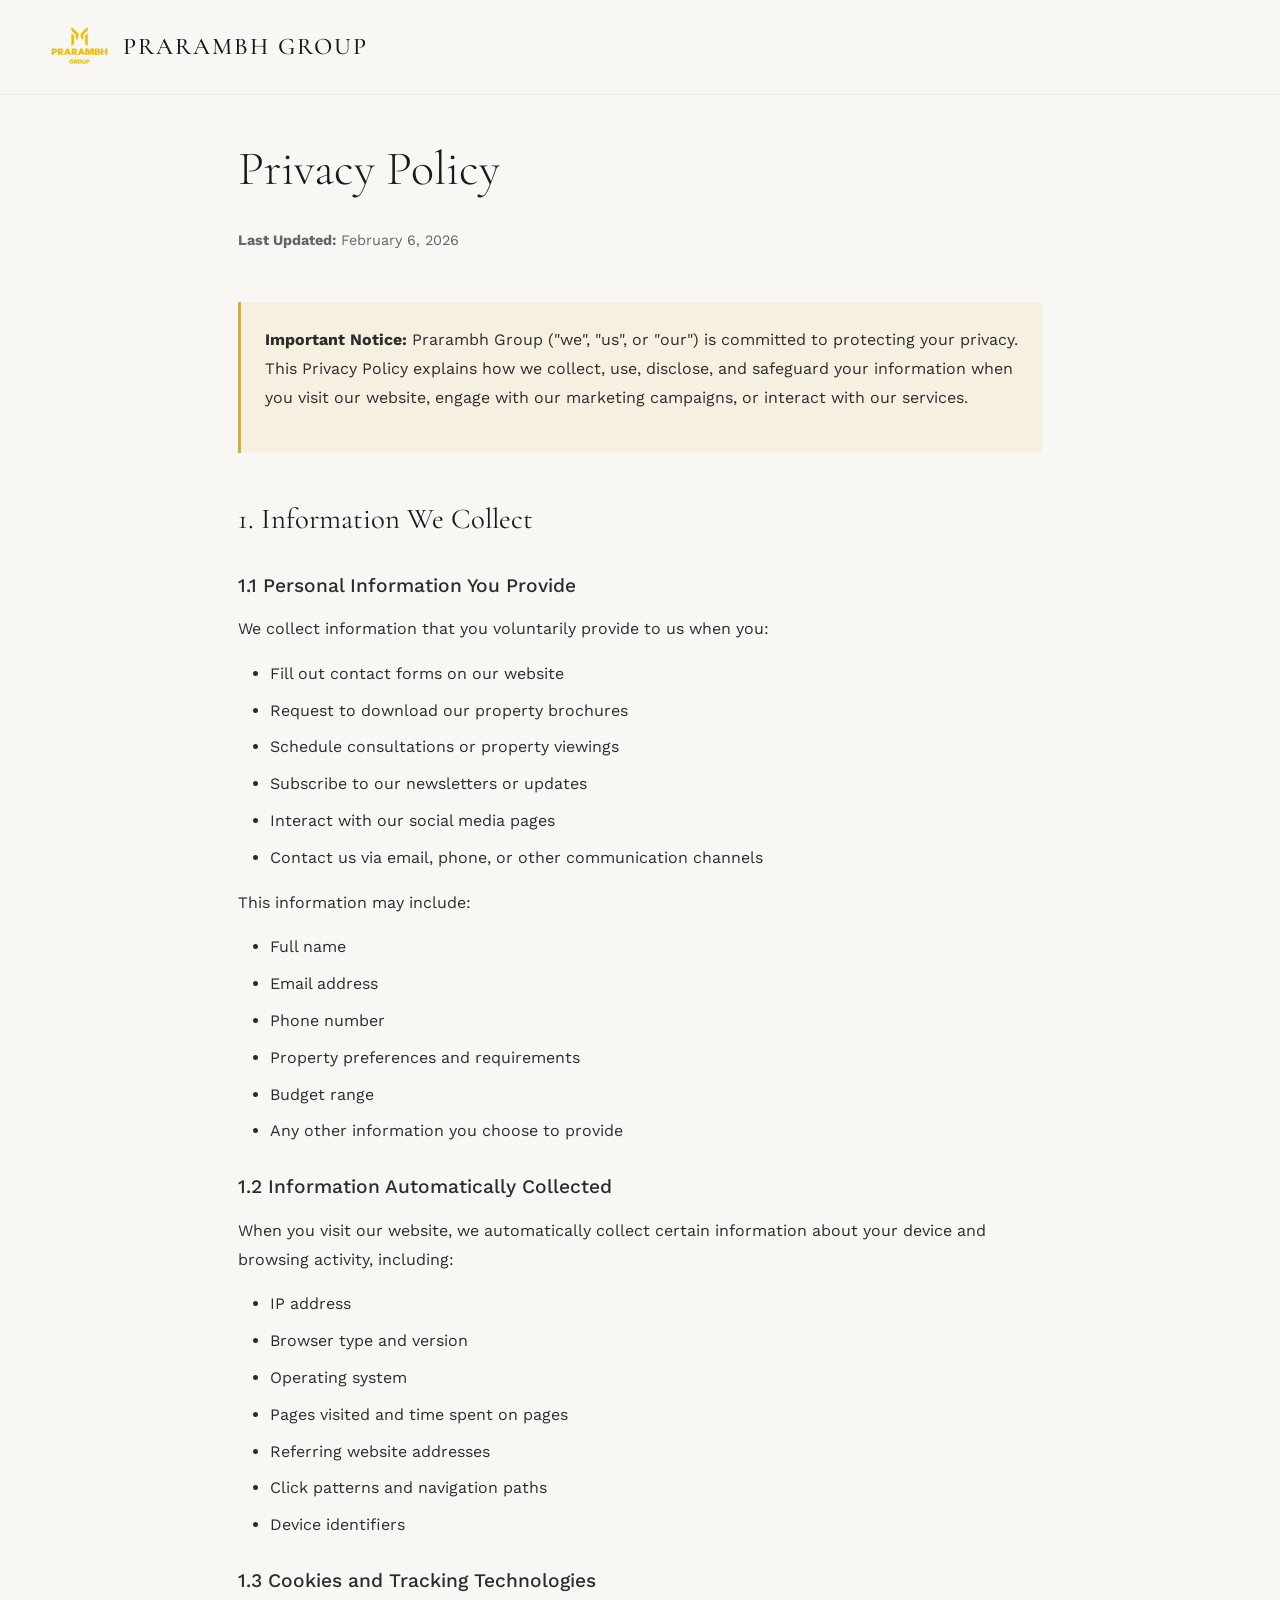
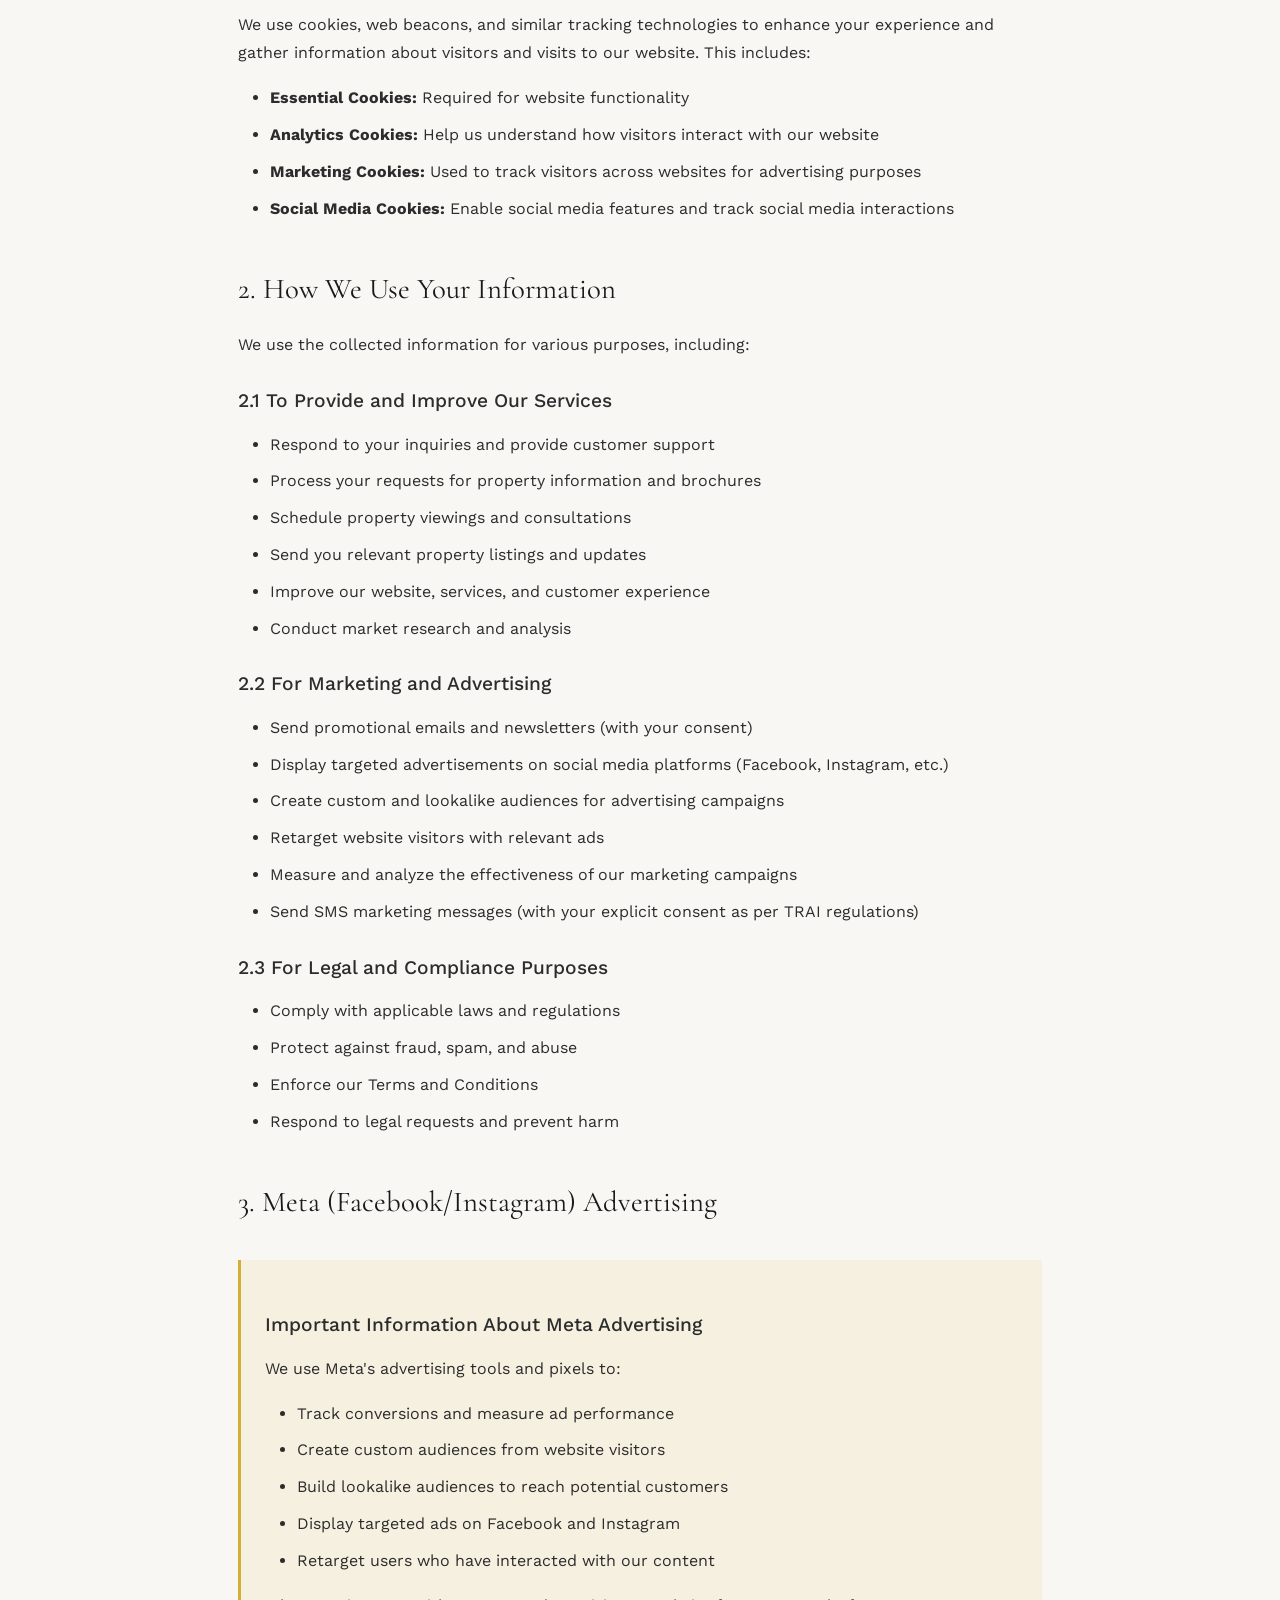
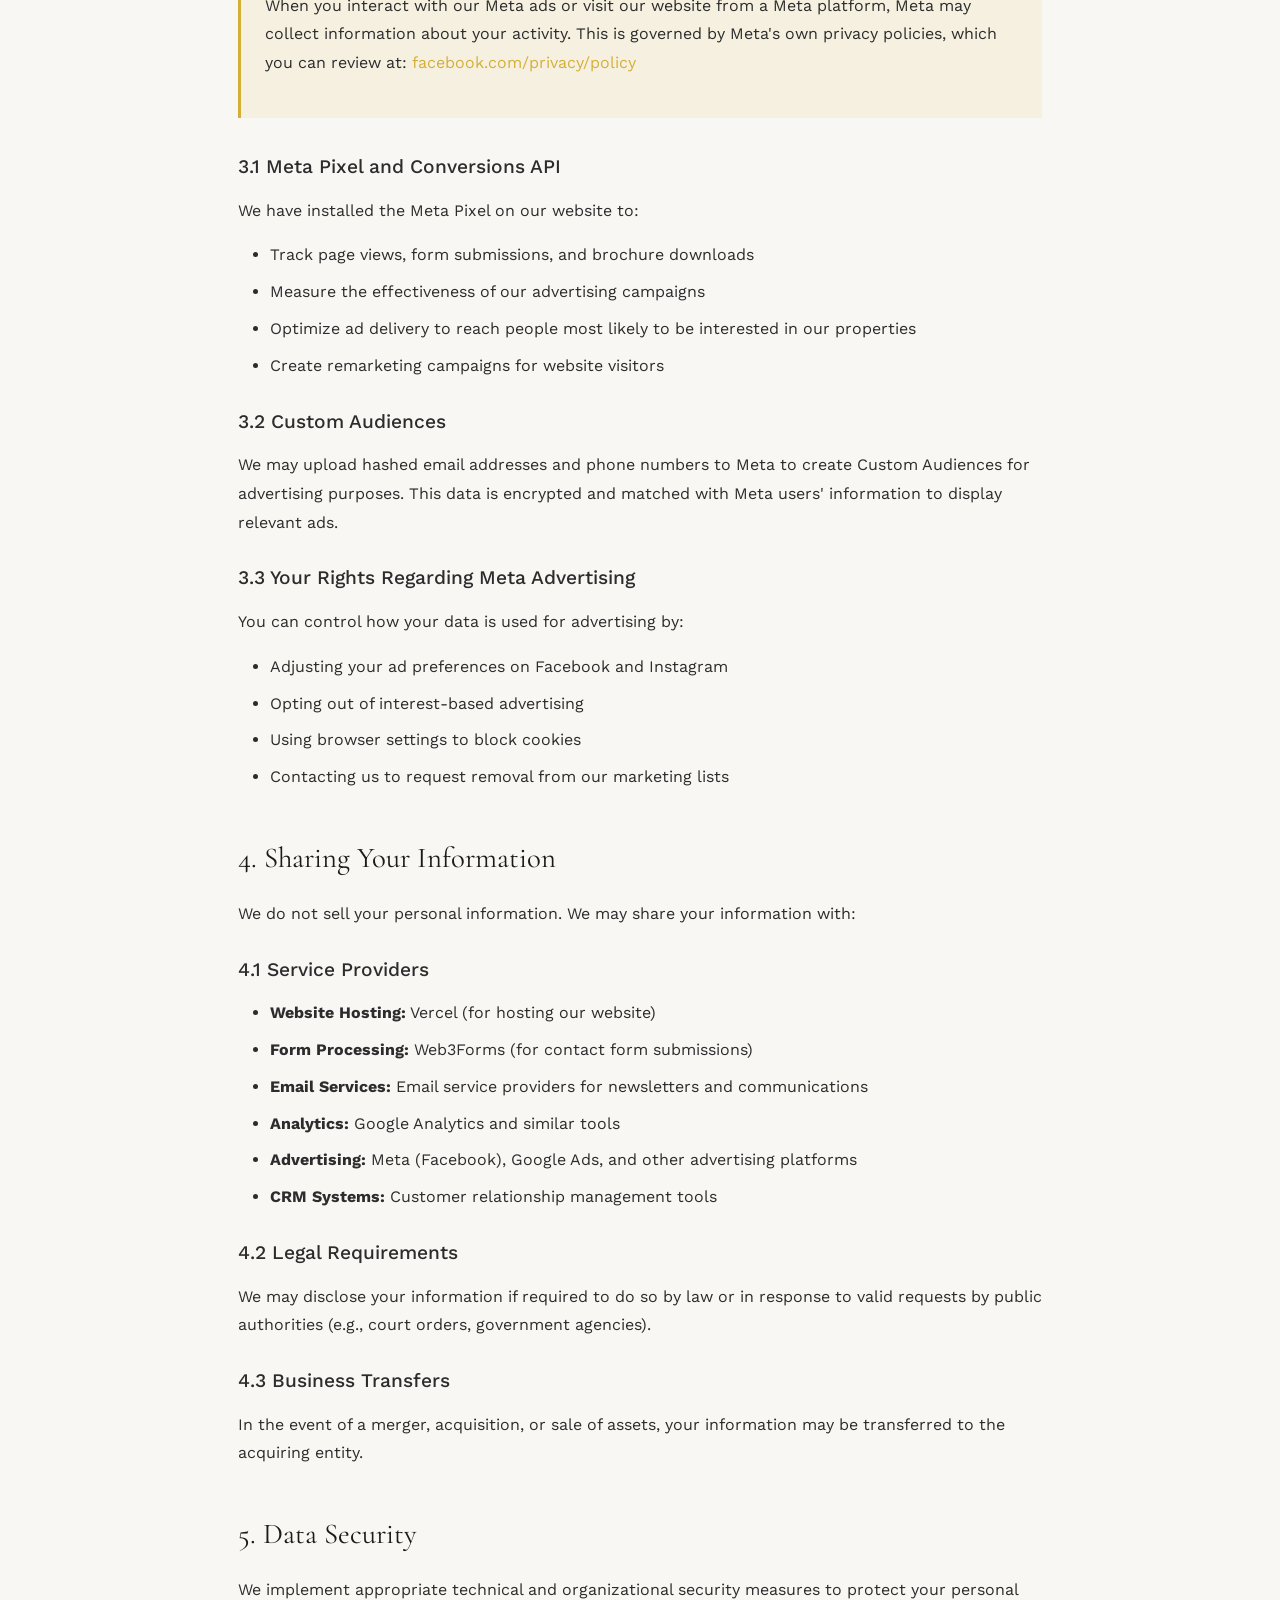
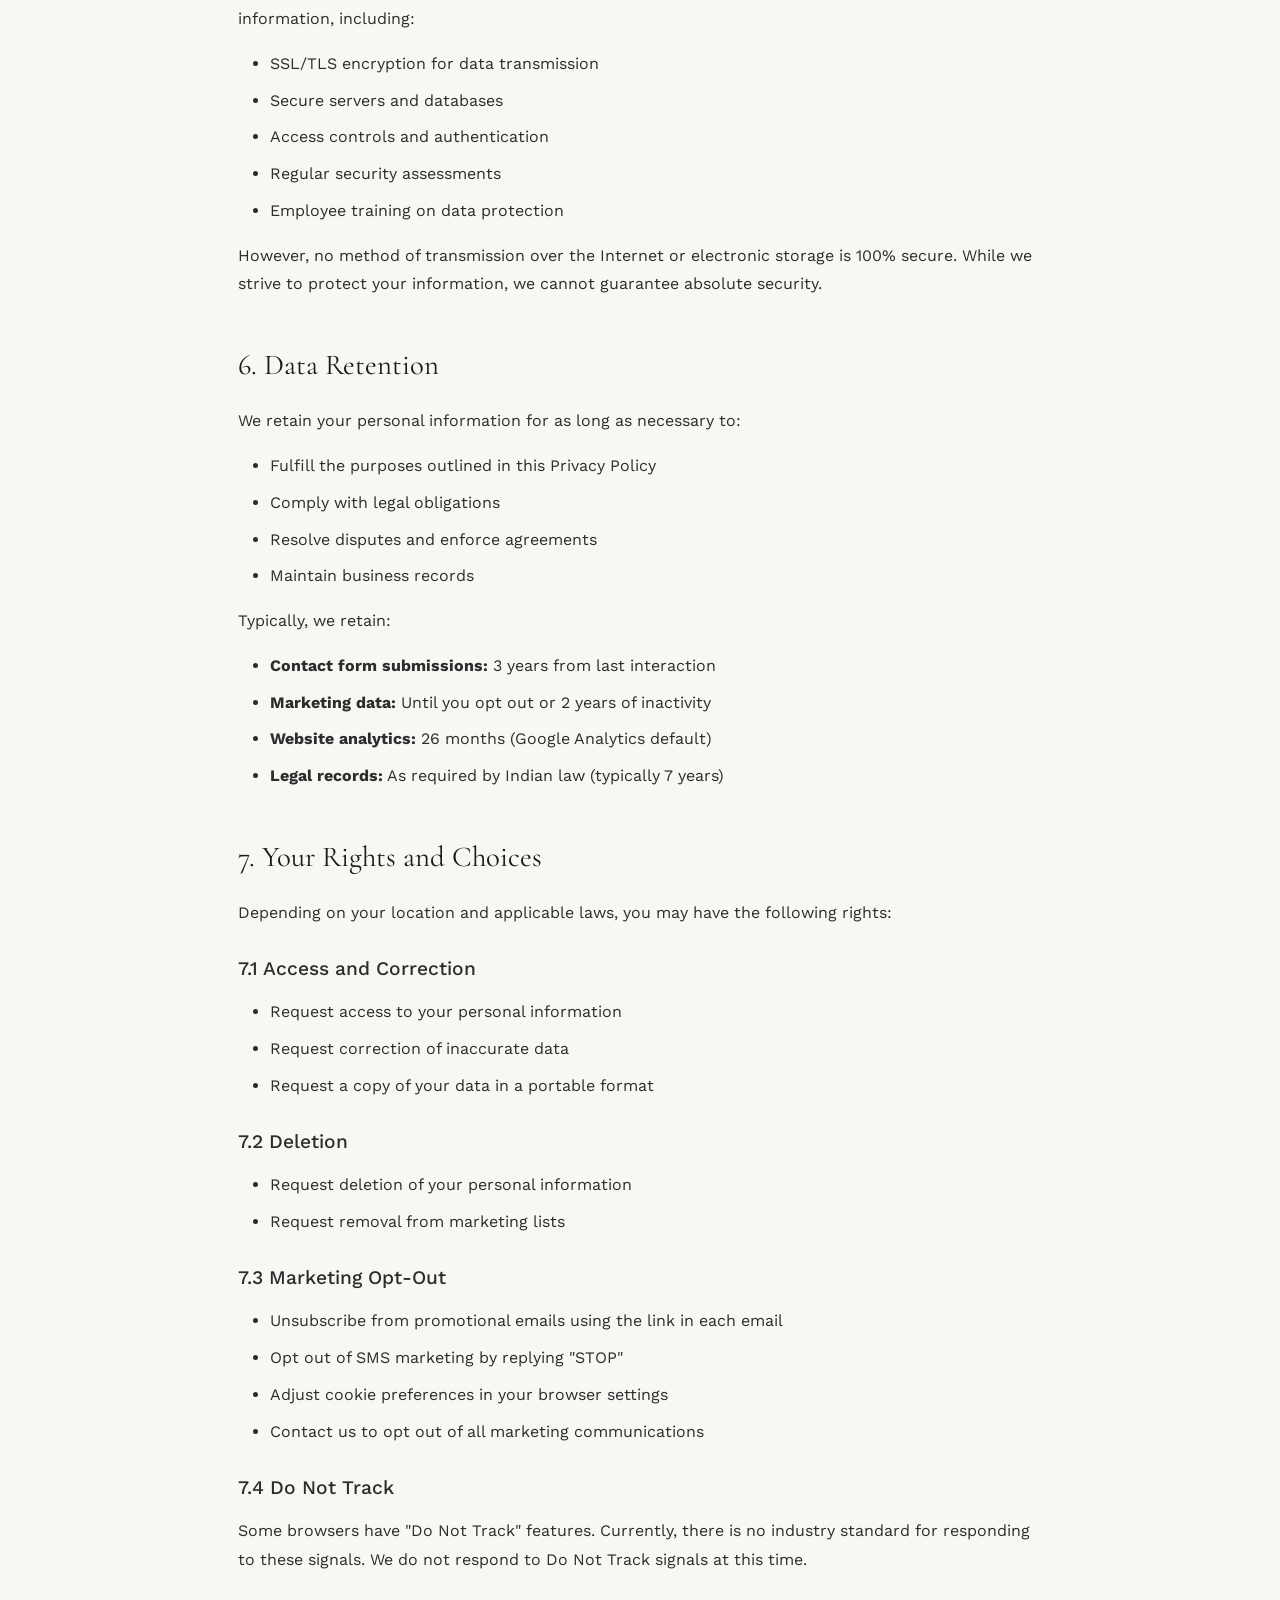
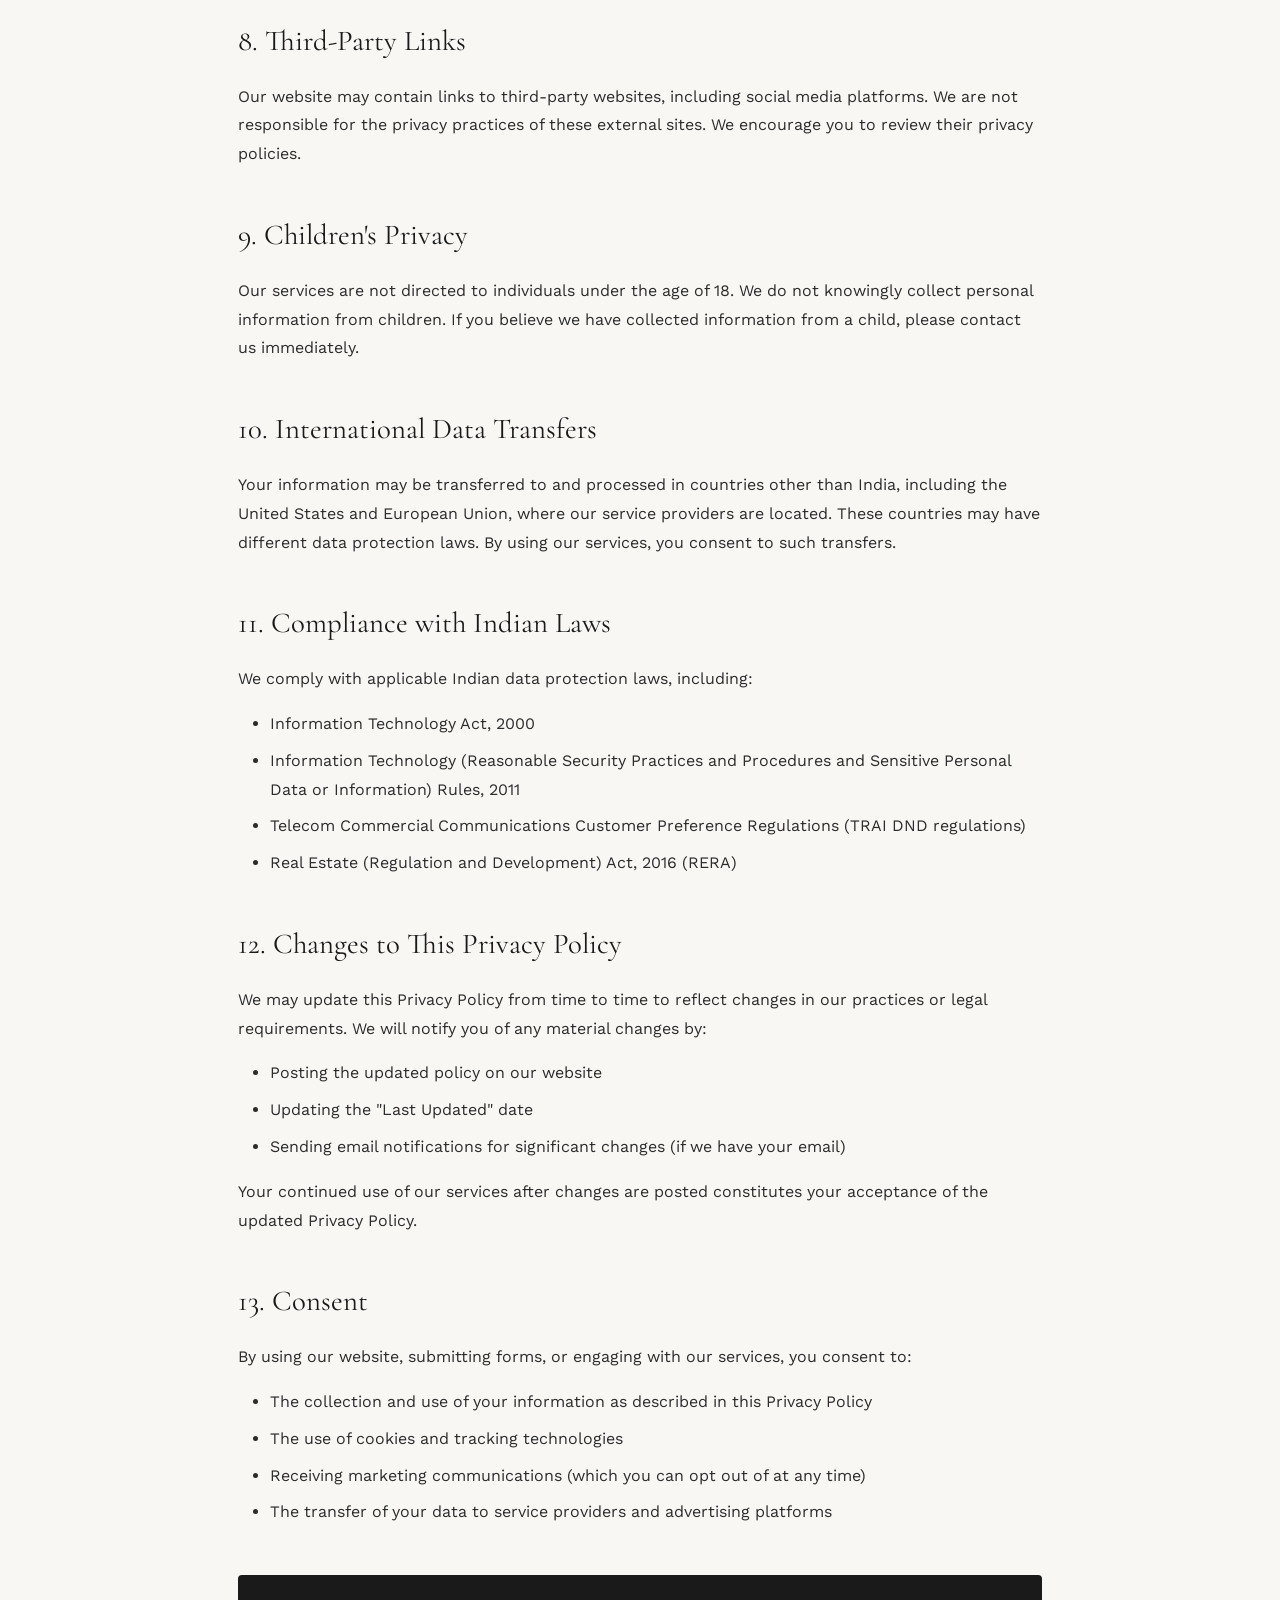
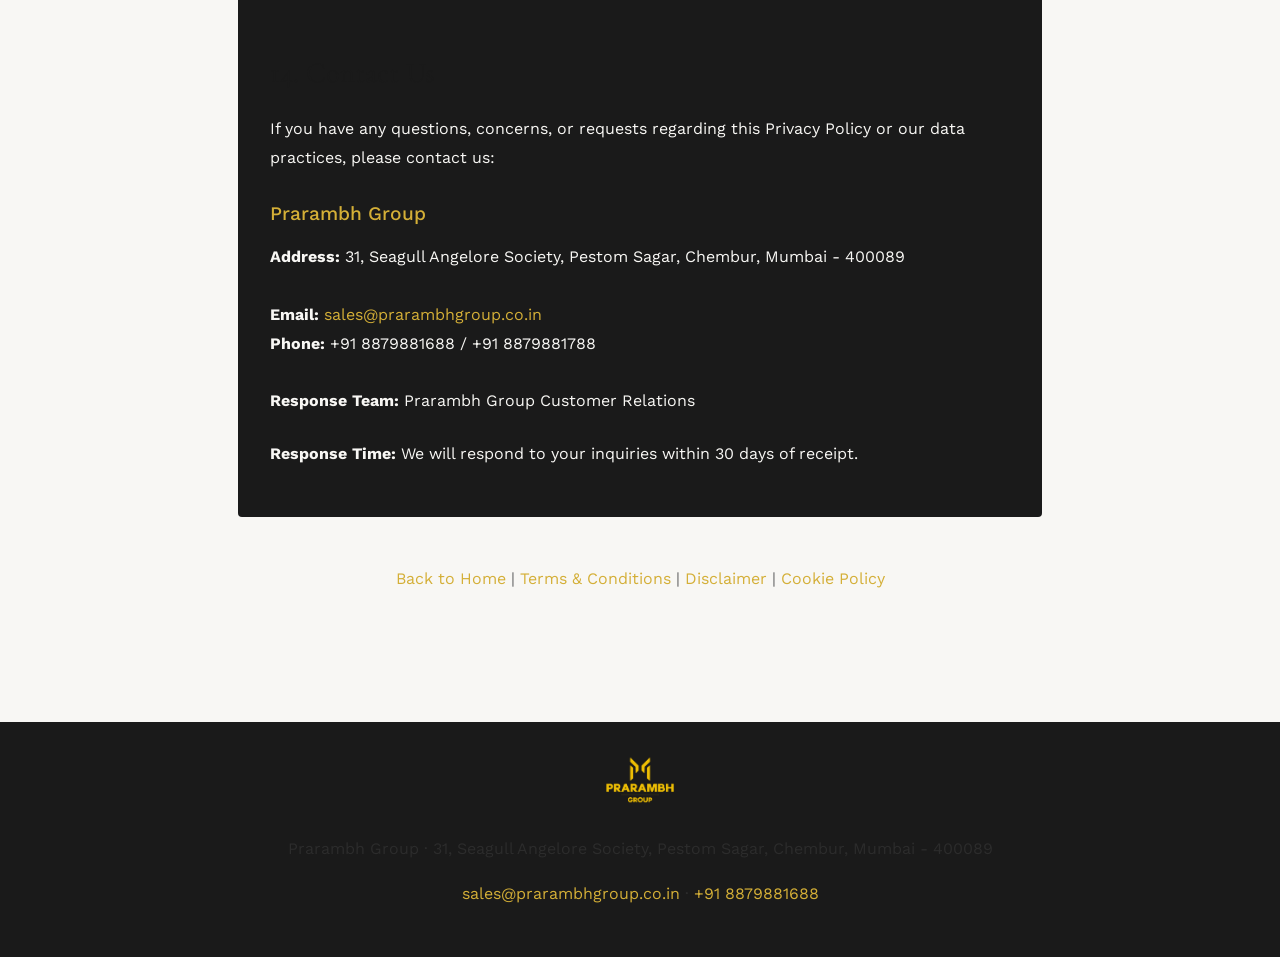
<file: privacy-policy.html>
<!DOCTYPE html>
<html lang="en">
<head>
    <meta charset="UTF-8">
    <meta name="viewport" content="width=device-width, initial-scale=1.0">
    <title>Privacy Policy - Prarambh Group</title>
    <link rel="preconnect" href="https://fonts.googleapis.com">
    <link rel="preconnect" href="https://fonts.gstatic.com" crossorigin>
    <link href="https://fonts.googleapis.com/css2?family=Cormorant+Garamond:wght@300;400;500;600&family=Work+Sans:wght@300;400;500&display=swap" rel="stylesheet">
    <style>
        :root {
            --primary-dark: #1a1a1a;
            --primary-light: #f8f7f4;
            --accent-gold: #d4af37;
            --accent-muted: #8b7355;
            --text-dark: #2c2c2c;
            --text-light: #666;
            --border-light: #e8e6e1;
            --legal-nav-height: 94px;
        }

        * {
            margin: 0;
            padding: 0;
            box-sizing: border-box;
        }

        body {
            font-family: 'Work Sans', sans-serif;
            color: var(--text-dark);
            background: var(--primary-light);
            line-height: 1.8;
        }

        nav {
            position: fixed;
            top: 0;
            width: 100%;
            z-index: 1000;
            background: rgba(248, 247, 244, 0.95);
            backdrop-filter: blur(10px);
            border-bottom: 1px solid var(--border-light);
        }

        .nav-container {
            max-width: 1400px;
            margin: 0 auto;
            padding: 1.5rem 3rem;
            display: flex;
            justify-content: flex-start;
            align-items: center;
        }

        .logo {
            font-family: 'Cormorant Garamond', serif;
            font-size: 1.5rem;
            font-weight: 500;
            letter-spacing: 2px;
            color: var(--primary-dark);
            text-decoration: none;
            display: flex;
            align-items: center;
            gap: 0.75rem;
        }

        .logo img {
            height: 46px;
            width: auto;
            object-fit: contain;
        }

        .logo span {
            color: var(--primary-dark);
            white-space: nowrap;
        }

        .legal-container {
            max-width: 900px;
            margin: 0 auto;
            padding: calc(var(--legal-nav-height) + 2rem) 3rem 4rem;
        }

        h1 {
            font-family: 'Cormorant Garamond', serif;
            font-size: 3rem;
            font-weight: 300;
            color: var(--primary-dark);
            margin-bottom: 1rem;
        }

        .last-updated {
            font-size: 0.9rem;
            color: var(--text-light);
            margin-bottom: 3rem;
        }

        h2 {
            font-family: 'Cormorant Garamond', serif;
            font-size: 1.8rem;
            font-weight: 400;
            color: var(--primary-dark);
            margin-top: 2.5rem;
            margin-bottom: 1rem;
        }

        h3 {
            font-family: 'Work Sans', sans-serif;
            font-size: 1.2rem;
            font-weight: 500;
            color: var(--text-dark);
            margin-top: 1.5rem;
            margin-bottom: 0.75rem;
        }

        p {
            margin-bottom: 1rem;
            color: var(--text-dark);
        }

        ul, ol {
            margin-left: 2rem;
            margin-bottom: 1rem;
        }

        li {
            margin-bottom: 0.5rem;
            color: var(--text-dark);
        }

        .highlight-box {
            background: rgba(212, 175, 55, 0.1);
            border-left: 3px solid var(--accent-gold);
            padding: 1.5rem;
            margin: 2rem 0;
        }

        .contact-info {
            background: var(--primary-dark);
            color: var(--primary-light);
            padding: 2rem;
            margin-top: 3rem;
            border-radius: 4px;
        }

        .contact-info h3 {
            color: var(--accent-gold);
        }

        .contact-info p {
            color: var(--primary-light);
        }

        a {
            color: var(--accent-gold);
            text-decoration: none;
        }

        a:hover {
            text-decoration: underline;
        }

        .site-footer {
            background: var(--primary-dark);
            color: var(--primary-light);
            margin-top: 3rem;
            padding: 2rem 1.5rem;
            text-align: center;
        }

        .site-footer img {
            height: 56px;
            width: auto;
            margin-bottom: 1rem;
        }

        .site-footer a {
            color: var(--accent-gold);
        }

        @media (max-width: 768px) {
            :root {
                --legal-nav-height: 76px;
            }

            .nav-container {
                padding: 0.85rem 1rem;
            }

            .logo {
                font-size: 1rem;
                letter-spacing: 1px;
                gap: 0.5rem;
            }

            .logo img {
                height: 34px;
            }

            .legal-container {
                padding: calc(var(--legal-nav-height) + 1.5rem) 1.25rem 3rem;
            }

            h1 {
                font-size: 2.5rem;
            }

            h2 {
                font-size: 1.5rem;
            }
        }
    </style>
</head>
<body>
    <nav>
        <div class="nav-container">
            <a href="./index.html" class="logo"><img src="assets/prarambh-logo.png" alt="Prarambh Group logo"><span>PRARAMBH GROUP</span></a>
        </div>
    </nav>

    <div class="legal-container">
        <h1>Privacy Policy</h1>
        <p class="last-updated"><strong>Last Updated:</strong> February 6, 2026</p>

        <div class="highlight-box">
            <p><strong>Important Notice:</strong> Prarambh Group ("we", "us", or "our") is committed to protecting your privacy. This Privacy Policy explains how we collect, use, disclose, and safeguard your information when you visit our website, engage with our marketing campaigns, or interact with our services.</p>
        </div>

        <h2>1. Information We Collect</h2>

        <h3>1.1 Personal Information You Provide</h3>
        <p>We collect information that you voluntarily provide to us when you:</p>
        <ul>
            <li>Fill out contact forms on our website</li>
            <li>Request to download our property brochures</li>
            <li>Schedule consultations or property viewings</li>
            <li>Subscribe to our newsletters or updates</li>
            <li>Interact with our social media pages</li>
            <li>Contact us via email, phone, or other communication channels</li>
        </ul>

        <p>This information may include:</p>
        <ul>
            <li>Full name</li>
            <li>Email address</li>
            <li>Phone number</li>
            <li>Property preferences and requirements</li>
            <li>Budget range</li>
            <li>Any other information you choose to provide</li>
        </ul>

        <h3>1.2 Information Automatically Collected</h3>
        <p>When you visit our website, we automatically collect certain information about your device and browsing activity, including:</p>
        <ul>
            <li>IP address</li>
            <li>Browser type and version</li>
            <li>Operating system</li>
            <li>Pages visited and time spent on pages</li>
            <li>Referring website addresses</li>
            <li>Click patterns and navigation paths</li>
            <li>Device identifiers</li>
        </ul>

        <h3>1.3 Cookies and Tracking Technologies</h3>
        <p>We use cookies, web beacons, and similar tracking technologies to enhance your experience and gather information about visitors and visits to our website. This includes:</p>
        <ul>
            <li><strong>Essential Cookies:</strong> Required for website functionality</li>
            <li><strong>Analytics Cookies:</strong> Help us understand how visitors interact with our website</li>
            <li><strong>Marketing Cookies:</strong> Used to track visitors across websites for advertising purposes</li>
            <li><strong>Social Media Cookies:</strong> Enable social media features and track social media interactions</li>
        </ul>

        <h2>2. How We Use Your Information</h2>

        <p>We use the collected information for various purposes, including:</p>

        <h3>2.1 To Provide and Improve Our Services</h3>
        <ul>
            <li>Respond to your inquiries and provide customer support</li>
            <li>Process your requests for property information and brochures</li>
            <li>Schedule property viewings and consultations</li>
            <li>Send you relevant property listings and updates</li>
            <li>Improve our website, services, and customer experience</li>
            <li>Conduct market research and analysis</li>
        </ul>

        <h3>2.2 For Marketing and Advertising</h3>
        <ul>
            <li>Send promotional emails and newsletters (with your consent)</li>
            <li>Display targeted advertisements on social media platforms (Facebook, Instagram, etc.)</li>
            <li>Create custom and lookalike audiences for advertising campaigns</li>
            <li>Retarget website visitors with relevant ads</li>
            <li>Measure and analyze the effectiveness of our marketing campaigns</li>
            <li>Send SMS marketing messages (with your explicit consent as per TRAI regulations)</li>
        </ul>

        <h3>2.3 For Legal and Compliance Purposes</h3>
        <ul>
            <li>Comply with applicable laws and regulations</li>
            <li>Protect against fraud, spam, and abuse</li>
            <li>Enforce our Terms and Conditions</li>
            <li>Respond to legal requests and prevent harm</li>
        </ul>

        <h2>3. Meta (Facebook/Instagram) Advertising</h2>

        <div class="highlight-box">
            <h3>Important Information About Meta Advertising</h3>
            <p>We use Meta's advertising tools and pixels to:</p>
            <ul>
                <li>Track conversions and measure ad performance</li>
                <li>Create custom audiences from website visitors</li>
                <li>Build lookalike audiences to reach potential customers</li>
                <li>Display targeted ads on Facebook and Instagram</li>
                <li>Retarget users who have interacted with our content</li>
            </ul>
            <p>When you interact with our Meta ads or visit our website from a Meta platform, Meta may collect information about your activity. This is governed by Meta's own privacy policies, which you can review at: <a href="https://www.facebook.com/privacy/policy" target="_blank">facebook.com/privacy/policy</a></p>
        </div>

        <h3>3.1 Meta Pixel and Conversions API</h3>
        <p>We have installed the Meta Pixel on our website to:</p>
        <ul>
            <li>Track page views, form submissions, and brochure downloads</li>
            <li>Measure the effectiveness of our advertising campaigns</li>
            <li>Optimize ad delivery to reach people most likely to be interested in our properties</li>
            <li>Create remarketing campaigns for website visitors</li>
        </ul>

        <h3>3.2 Custom Audiences</h3>
        <p>We may upload hashed email addresses and phone numbers to Meta to create Custom Audiences for advertising purposes. This data is encrypted and matched with Meta users' information to display relevant ads.</p>

        <h3>3.3 Your Rights Regarding Meta Advertising</h3>
        <p>You can control how your data is used for advertising by:</p>
        <ul>
            <li>Adjusting your ad preferences on Facebook and Instagram</li>
            <li>Opting out of interest-based advertising</li>
            <li>Using browser settings to block cookies</li>
            <li>Contacting us to request removal from our marketing lists</li>
        </ul>

        <h2>4. Sharing Your Information</h2>

        <p>We do not sell your personal information. We may share your information with:</p>

        <h3>4.1 Service Providers</h3>
        <ul>
            <li><strong>Website Hosting:</strong> Vercel (for hosting our website)</li>
            <li><strong>Form Processing:</strong> Web3Forms (for contact form submissions)</li>
            <li><strong>Email Services:</strong> Email service providers for newsletters and communications</li>
            <li><strong>Analytics:</strong> Google Analytics and similar tools</li>
            <li><strong>Advertising:</strong> Meta (Facebook), Google Ads, and other advertising platforms</li>
            <li><strong>CRM Systems:</strong> Customer relationship management tools</li>
        </ul>

        <h3>4.2 Legal Requirements</h3>
        <p>We may disclose your information if required to do so by law or in response to valid requests by public authorities (e.g., court orders, government agencies).</p>

        <h3>4.3 Business Transfers</h3>
        <p>In the event of a merger, acquisition, or sale of assets, your information may be transferred to the acquiring entity.</p>

        <h2>5. Data Security</h2>

        <p>We implement appropriate technical and organizational security measures to protect your personal information, including:</p>
        <ul>
            <li>SSL/TLS encryption for data transmission</li>
            <li>Secure servers and databases</li>
            <li>Access controls and authentication</li>
            <li>Regular security assessments</li>
            <li>Employee training on data protection</li>
        </ul>

        <p>However, no method of transmission over the Internet or electronic storage is 100% secure. While we strive to protect your information, we cannot guarantee absolute security.</p>

        <h2>6. Data Retention</h2>

        <p>We retain your personal information for as long as necessary to:</p>
        <ul>
            <li>Fulfill the purposes outlined in this Privacy Policy</li>
            <li>Comply with legal obligations</li>
            <li>Resolve disputes and enforce agreements</li>
            <li>Maintain business records</li>
        </ul>

        <p>Typically, we retain:</p>
        <ul>
            <li><strong>Contact form submissions:</strong> 3 years from last interaction</li>
            <li><strong>Marketing data:</strong> Until you opt out or 2 years of inactivity</li>
            <li><strong>Website analytics:</strong> 26 months (Google Analytics default)</li>
            <li><strong>Legal records:</strong> As required by Indian law (typically 7 years)</li>
        </ul>

        <h2>7. Your Rights and Choices</h2>

        <p>Depending on your location and applicable laws, you may have the following rights:</p>

        <h3>7.1 Access and Correction</h3>
        <ul>
            <li>Request access to your personal information</li>
            <li>Request correction of inaccurate data</li>
            <li>Request a copy of your data in a portable format</li>
        </ul>

        <h3>7.2 Deletion</h3>
        <ul>
            <li>Request deletion of your personal information</li>
            <li>Request removal from marketing lists</li>
        </ul>

        <h3>7.3 Marketing Opt-Out</h3>
        <ul>
            <li>Unsubscribe from promotional emails using the link in each email</li>
            <li>Opt out of SMS marketing by replying "STOP"</li>
            <li>Adjust cookie preferences in your browser settings</li>
            <li>Contact us to opt out of all marketing communications</li>
        </ul>

        <h3>7.4 Do Not Track</h3>
        <p>Some browsers have "Do Not Track" features. Currently, there is no industry standard for responding to these signals. We do not respond to Do Not Track signals at this time.</p>

        <h2>8. Third-Party Links</h2>

        <p>Our website may contain links to third-party websites, including social media platforms. We are not responsible for the privacy practices of these external sites. We encourage you to review their privacy policies.</p>

        <h2>9. Children's Privacy</h2>

        <p>Our services are not directed to individuals under the age of 18. We do not knowingly collect personal information from children. If you believe we have collected information from a child, please contact us immediately.</p>

        <h2>10. International Data Transfers</h2>

        <p>Your information may be transferred to and processed in countries other than India, including the United States and European Union, where our service providers are located. These countries may have different data protection laws. By using our services, you consent to such transfers.</p>

        <h2>11. Compliance with Indian Laws</h2>

        <p>We comply with applicable Indian data protection laws, including:</p>
        <ul>
            <li>Information Technology Act, 2000</li>
            <li>Information Technology (Reasonable Security Practices and Procedures and Sensitive Personal Data or Information) Rules, 2011</li>
            <li>Telecom Commercial Communications Customer Preference Regulations (TRAI DND regulations)</li>
            <li>Real Estate (Regulation and Development) Act, 2016 (RERA)</li>
        </ul>

        <h2>12. Changes to This Privacy Policy</h2>

        <p>We may update this Privacy Policy from time to time to reflect changes in our practices or legal requirements. We will notify you of any material changes by:</p>
        <ul>
            <li>Posting the updated policy on our website</li>
            <li>Updating the "Last Updated" date</li>
            <li>Sending email notifications for significant changes (if we have your email)</li>
        </ul>

        <p>Your continued use of our services after changes are posted constitutes your acceptance of the updated Privacy Policy.</p>

        <h2>13. Consent</h2>

        <p>By using our website, submitting forms, or engaging with our services, you consent to:</p>
        <ul>
            <li>The collection and use of your information as described in this Privacy Policy</li>
            <li>The use of cookies and tracking technologies</li>
            <li>Receiving marketing communications (which you can opt out of at any time)</li>
            <li>The transfer of your data to service providers and advertising platforms</li>
        </ul>

        <div class="contact-info">
            <h2>14. Contact Us</h2>
            
            <p>If you have any questions, concerns, or requests regarding this Privacy Policy or our data practices, please contact us:</p>

            <h3>Prarambh Group</h3>
            <p>
                <strong>Address:</strong> 31, Seagull Angelore Society, Pestom Sagar, Chembur, Mumbai - 400089<br><br>
                <strong>Email:</strong> <a href="mailto:sales@prarambhgroup.co.in" style="color: var(--accent-gold);">sales@prarambhgroup.co.in</a><br>
                <strong>Phone:</strong> +91 8879881688 / +91 8879881788<br><br>
                <strong>Response Team:</strong> Prarambh Group Customer Relations
            </p>

            <p style="margin-top: 1.5rem;"><strong>Response Time:</strong> We will respond to your inquiries within 30 days of receipt.</p>
        </div>

        <p style="margin-top: 3rem; text-align: center; color: var(--text-light);">
            <a href="./index.html">Back to Home</a> | 
            <a href="./terms.html">Terms & Conditions</a> | 
            <a href="./disclaimer.html">Disclaimer</a> | 
            <a href="./cookie-policy.html">Cookie Policy</a>
        </p>
    </div>
    <footer class="site-footer">
        <img src="assets/prarambh-logo.png" alt="Prarambh Group logo">
        <p>Prarambh Group · 31, Seagull Angelore Society, Pestom Sagar, Chembur, Mumbai - 400089</p>
        <p><a href="mailto:sales@prarambhgroup.co.in">sales@prarambhgroup.co.in</a> · <a href="tel:+918879881688">+91 8879881688</a></p>
    </footer>
</body>
</html>
</file>
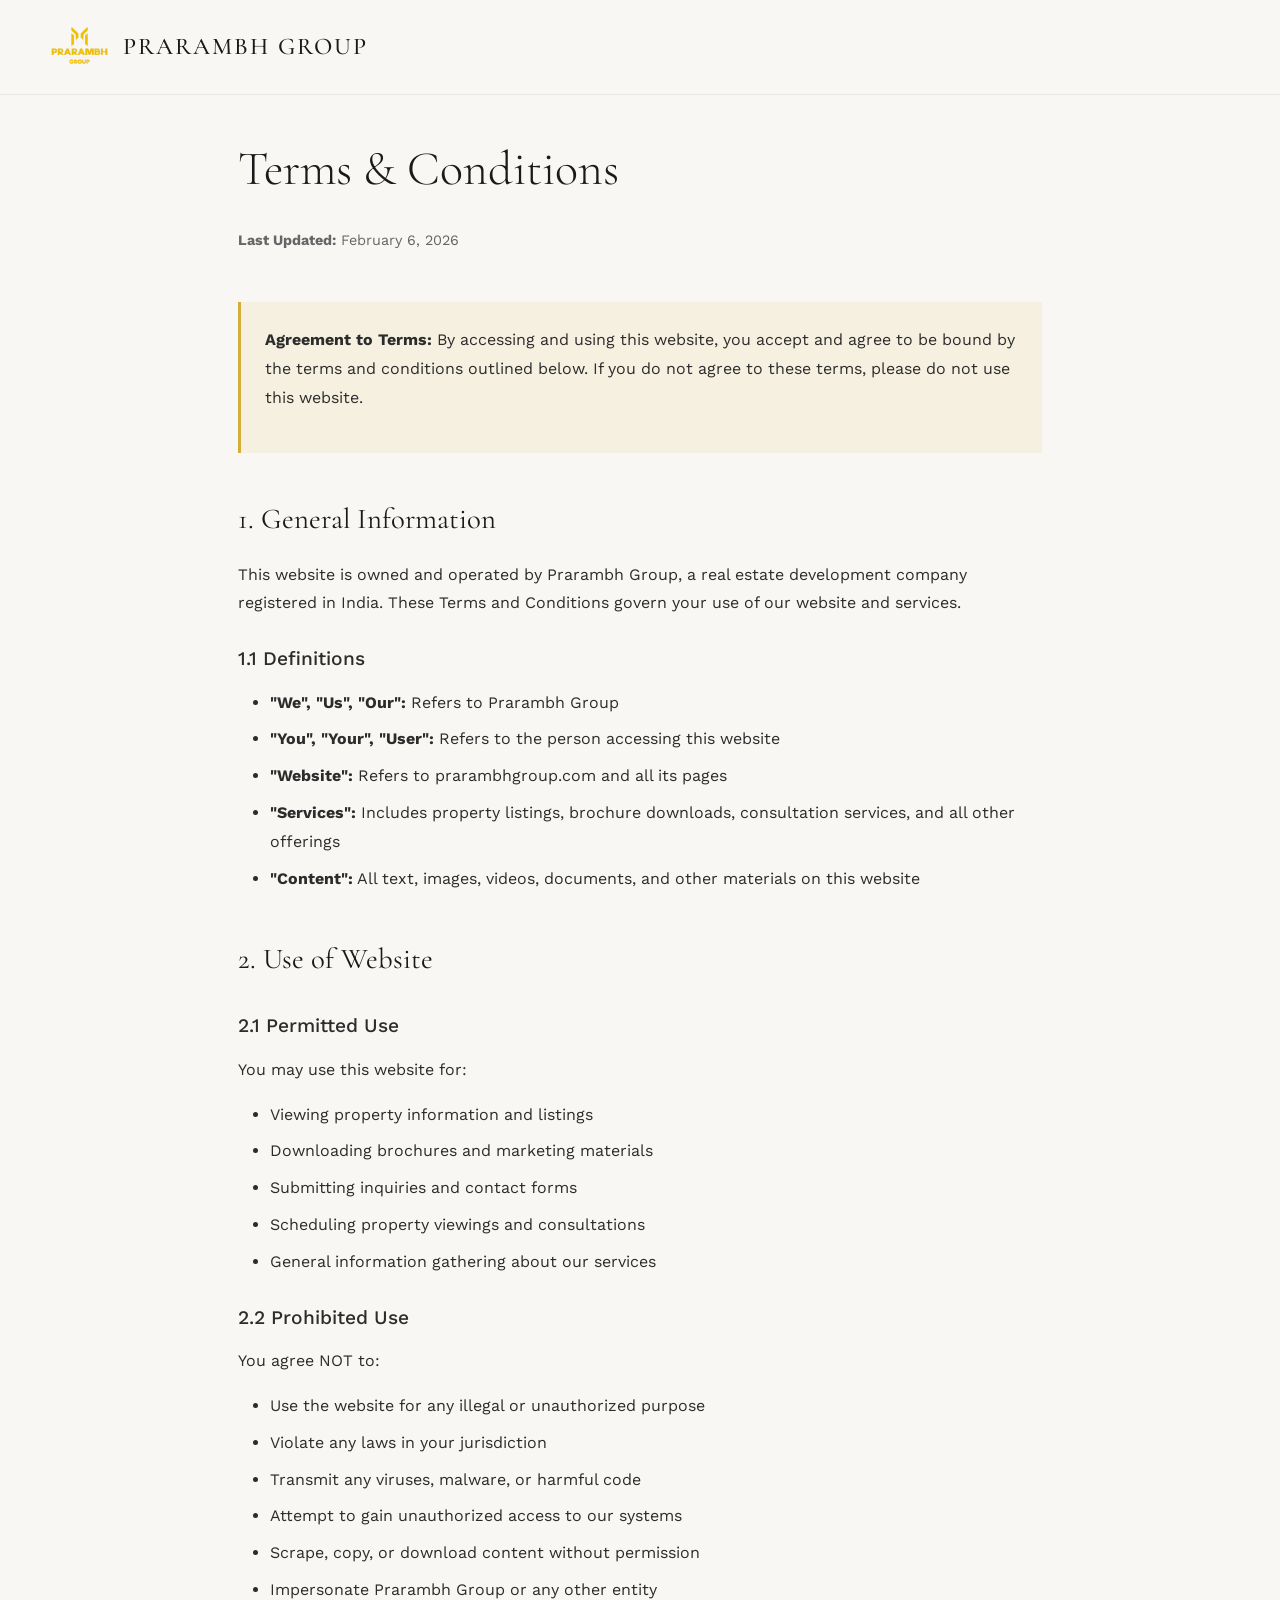
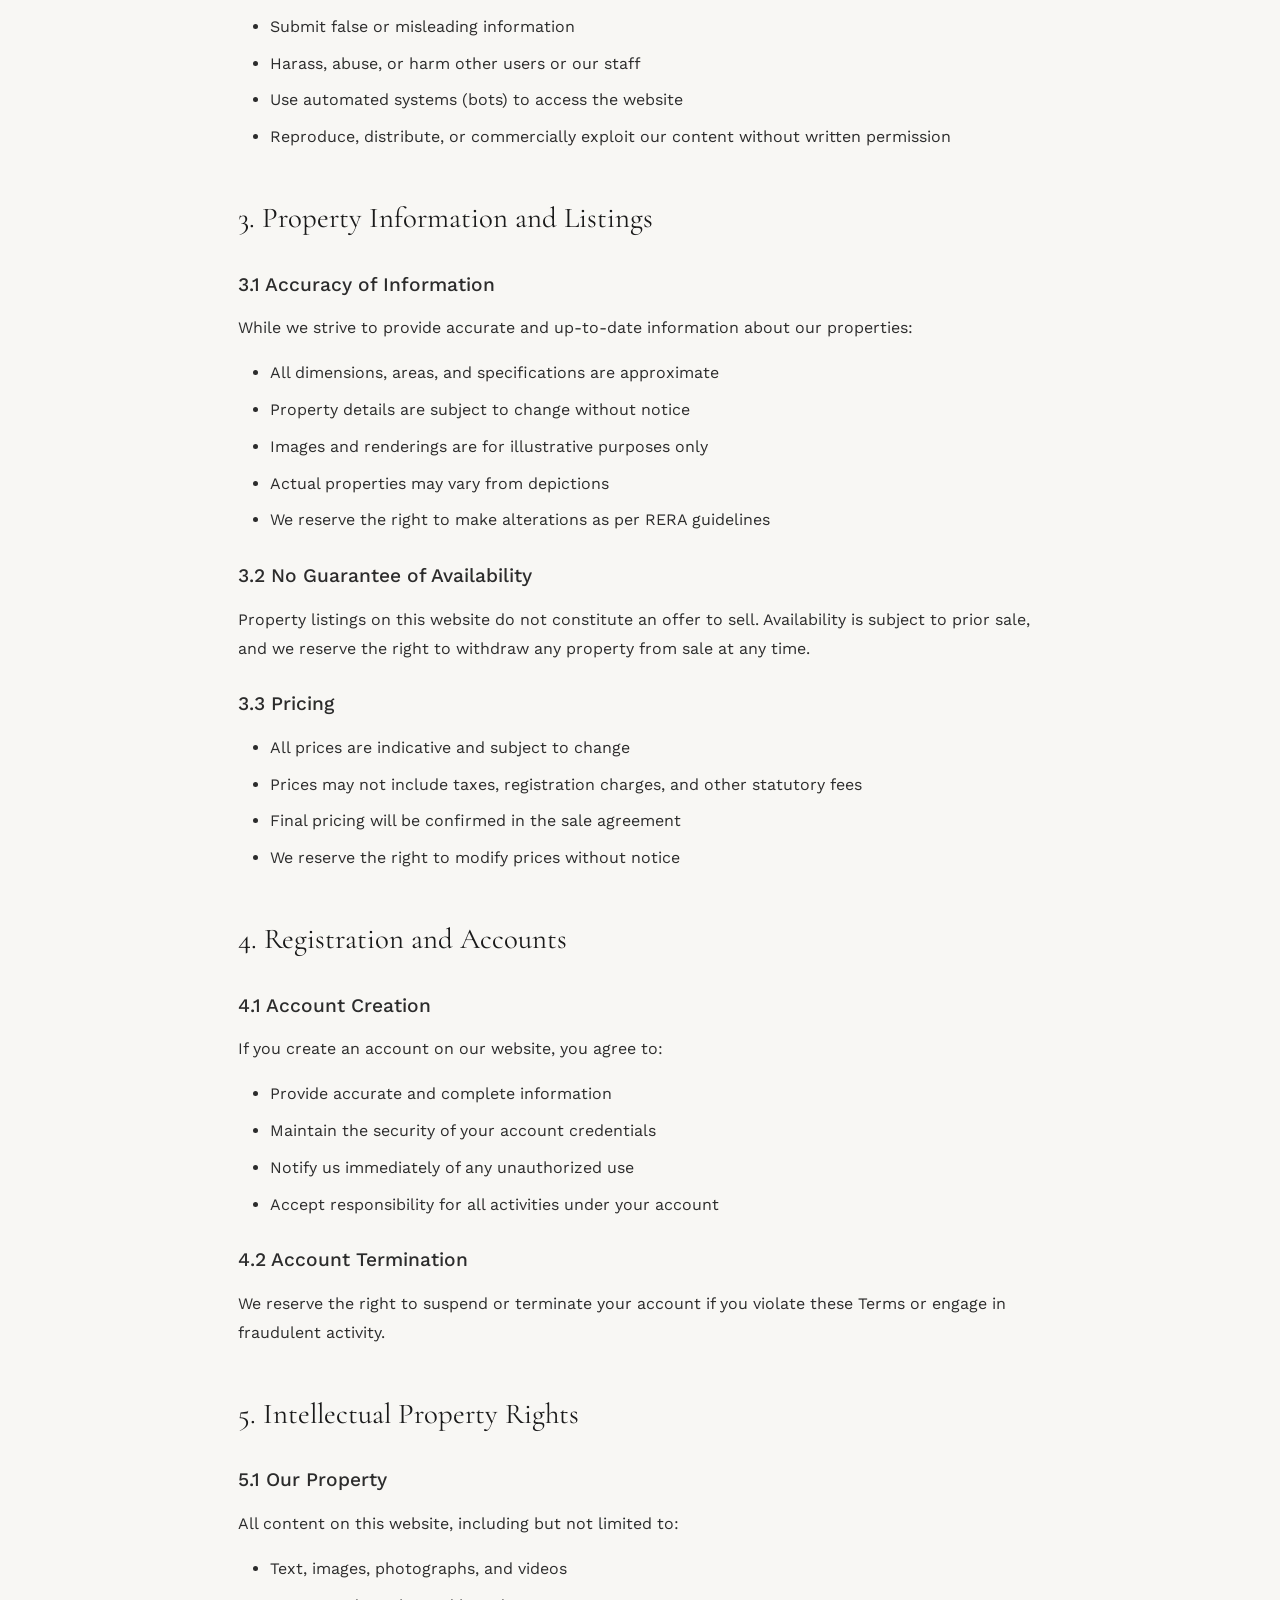
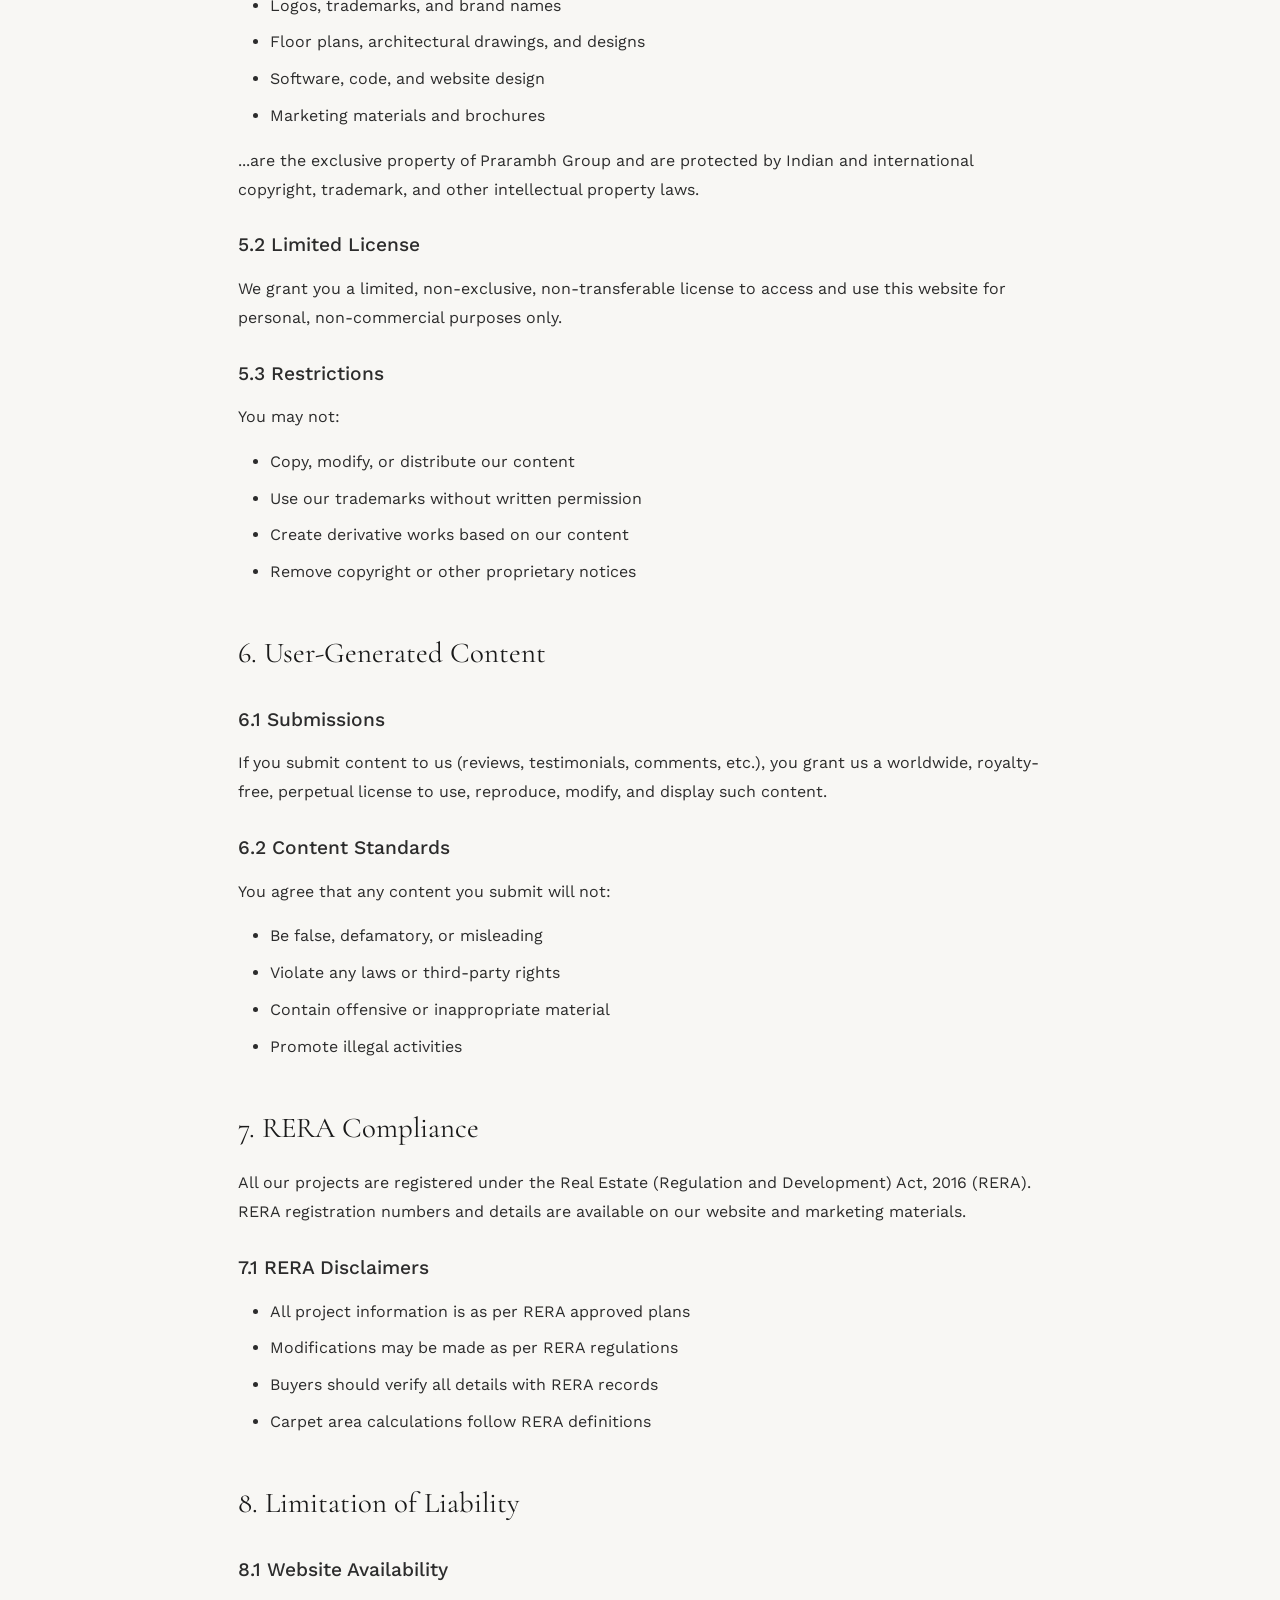
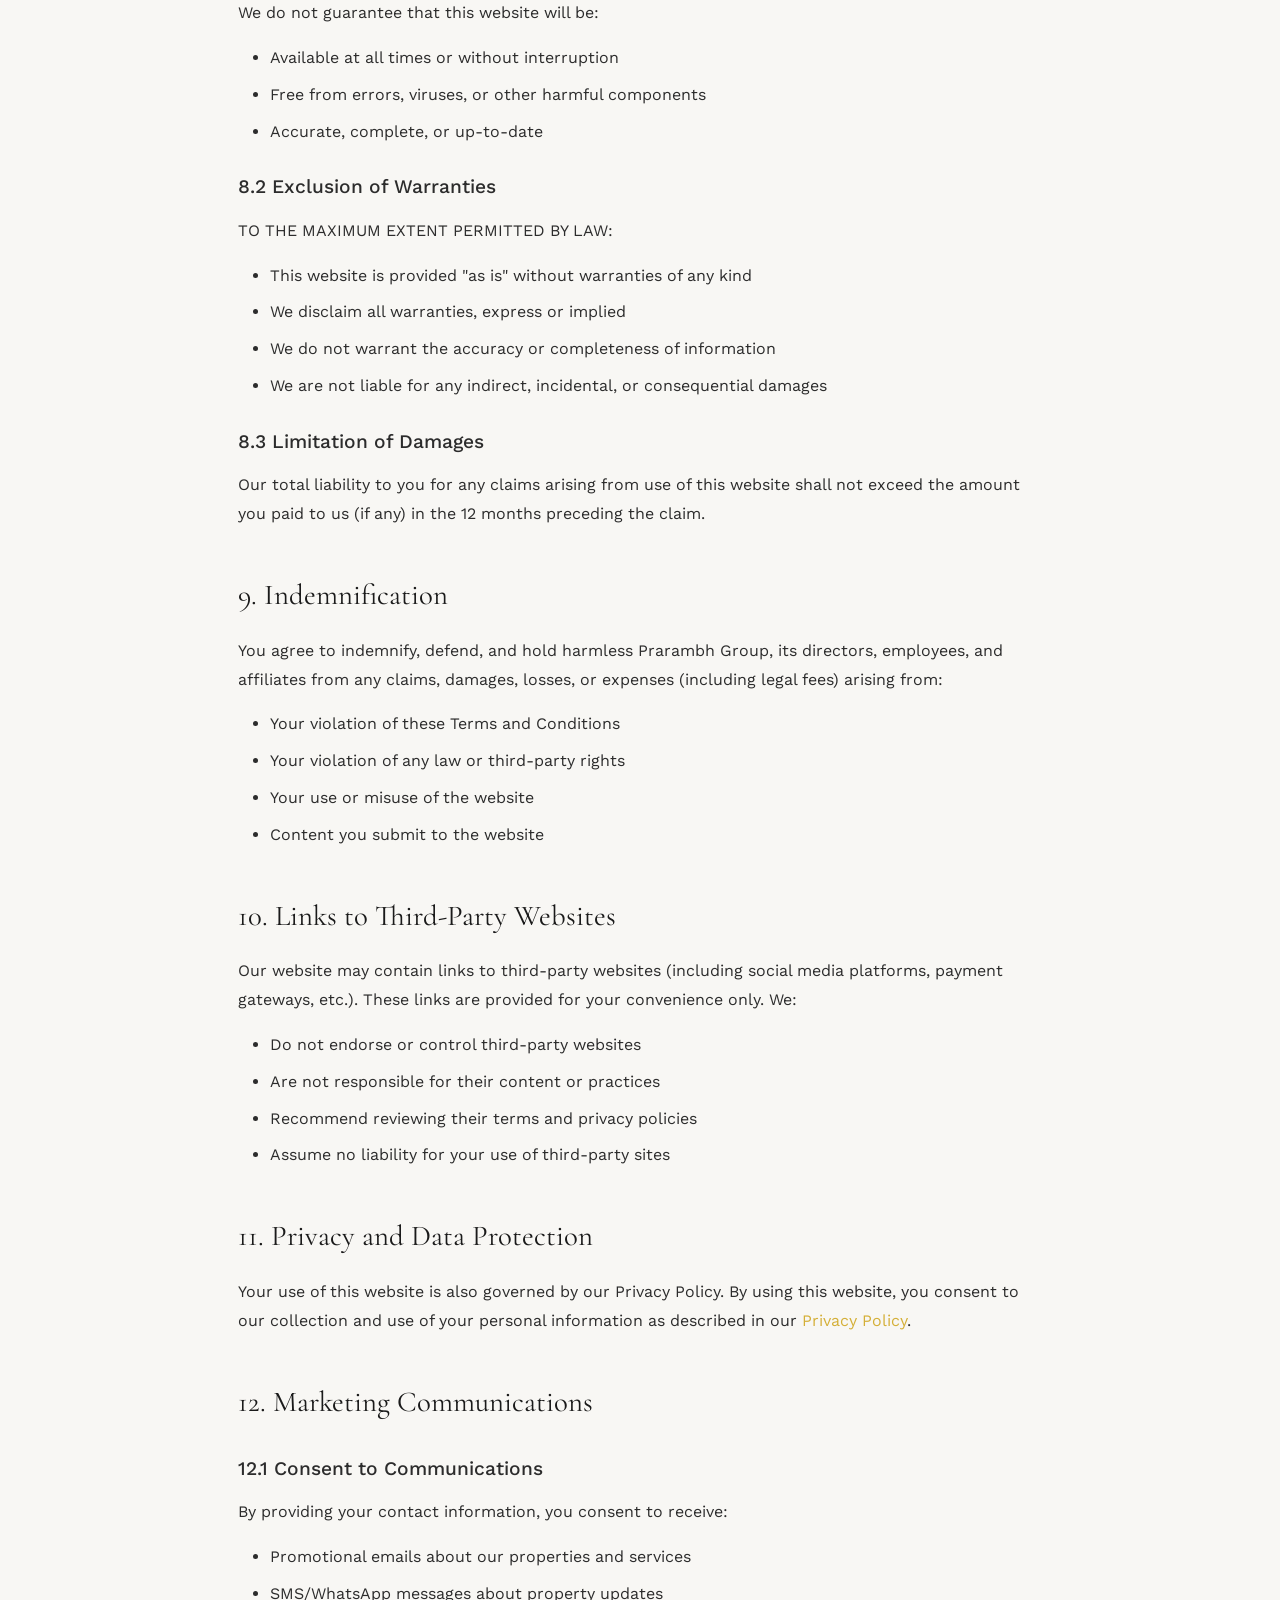
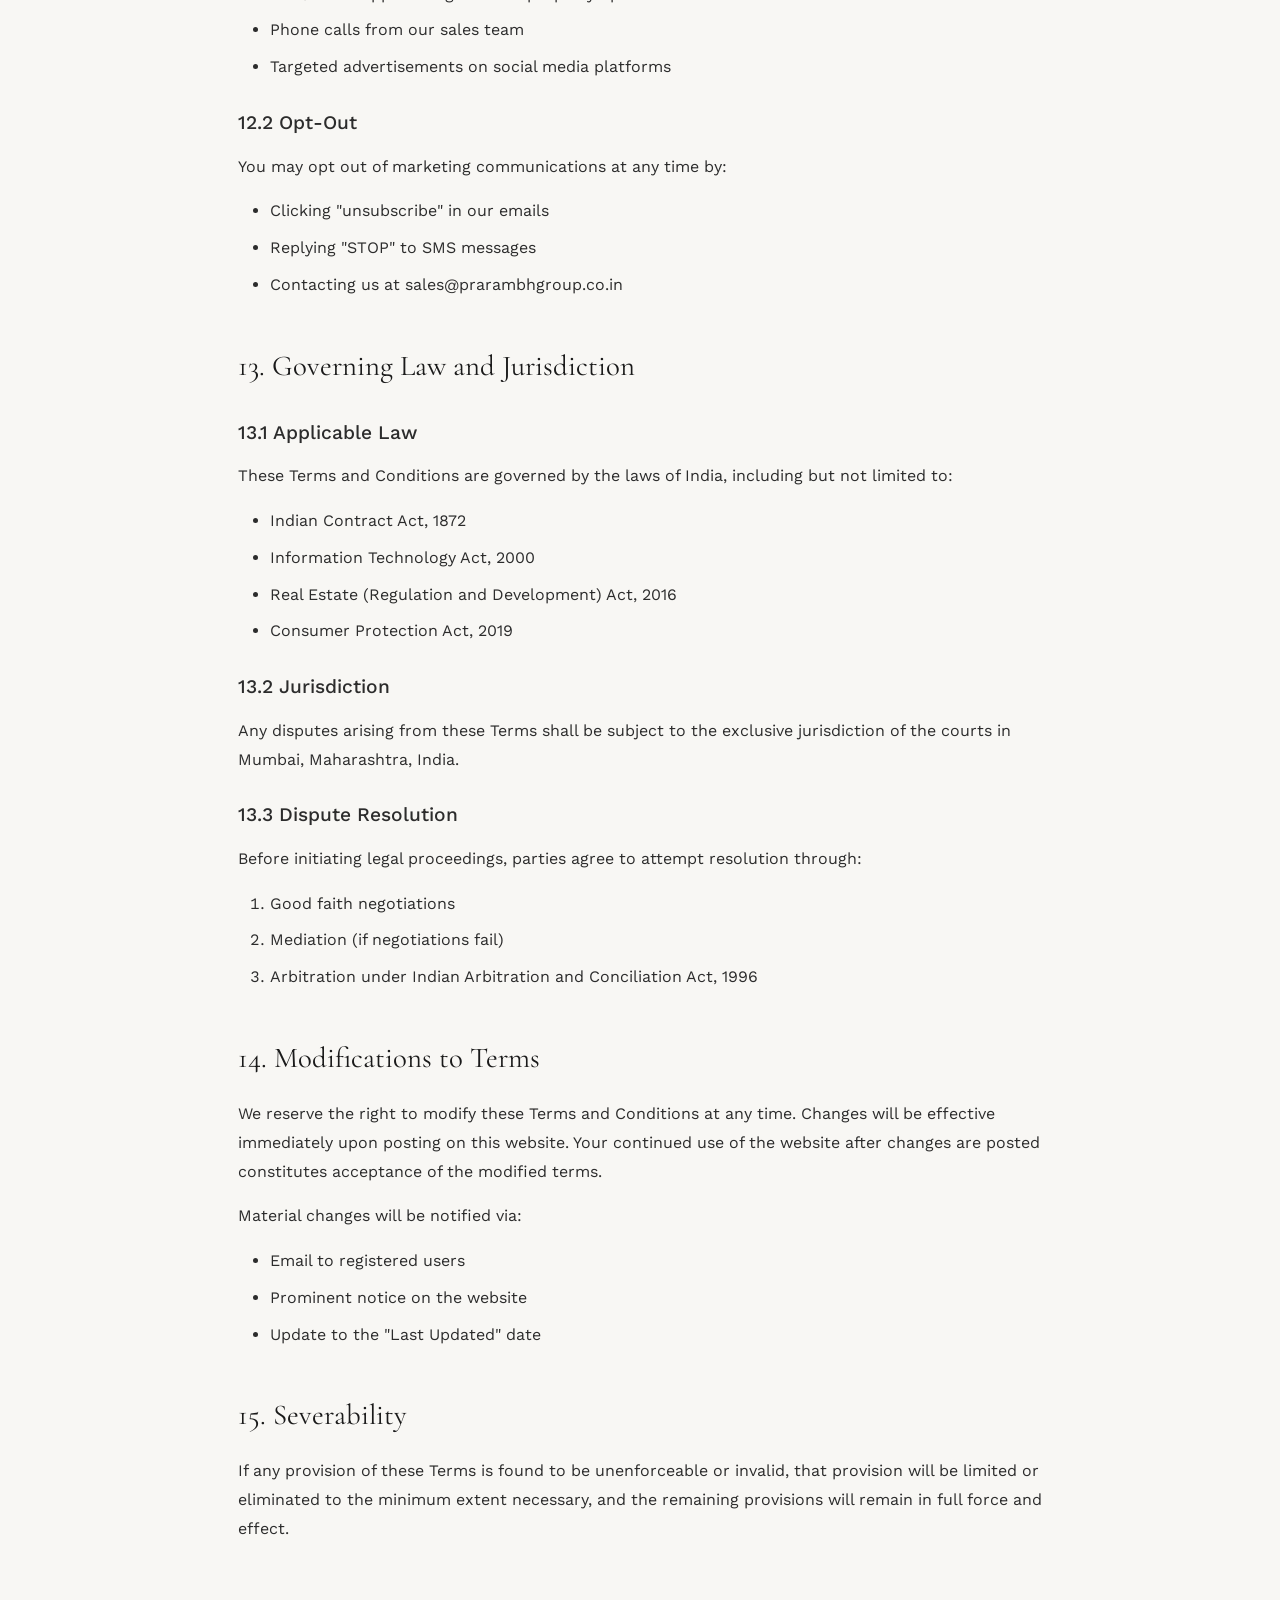
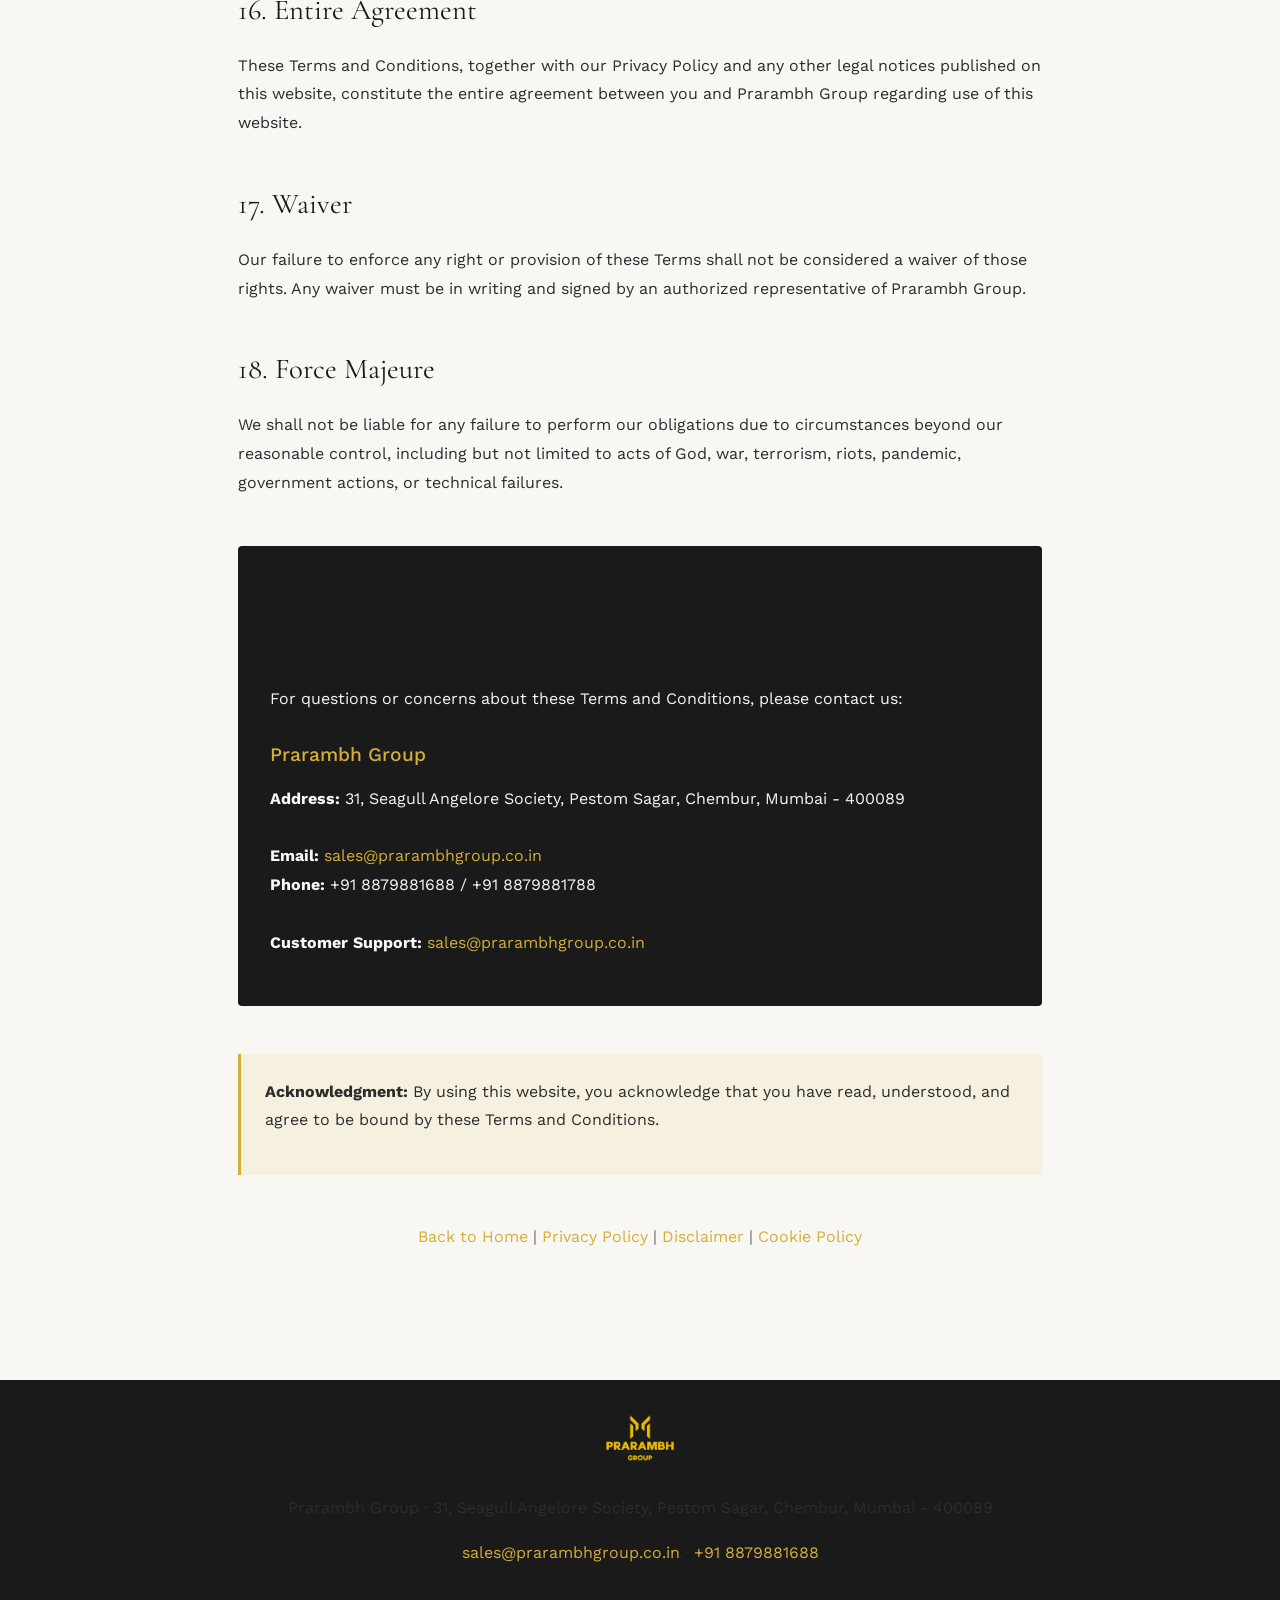
<file: terms.html>
<!DOCTYPE html>
<html lang="en">
<head>
    <meta charset="UTF-8">
    <meta name="viewport" content="width=device-width, initial-scale=1.0">
    <title>Terms & Conditions - Prarambh Group</title>
    <link rel="preconnect" href="https://fonts.googleapis.com">
    <link rel="preconnect" href="https://fonts.gstatic.com" crossorigin>
    <link href="https://fonts.googleapis.com/css2?family=Cormorant+Garamond:wght@300;400;500;600&family=Work+Sans:wght@300;400;500&display=swap" rel="stylesheet">
    <style>
        :root {
            --primary-dark: #1a1a1a;
            --primary-light: #f8f7f4;
            --accent-gold: #d4af37;
            --accent-muted: #8b7355;
            --text-dark: #2c2c2c;
            --text-light: #666;
            --border-light: #e8e6e1;
            --legal-nav-height: 94px;
        }

        * {
            margin: 0;
            padding: 0;
            box-sizing: border-box;
        }

        body {
            font-family: 'Work Sans', sans-serif;
            color: var(--text-dark);
            background: var(--primary-light);
            line-height: 1.8;
        }

        nav {
            position: fixed;
            top: 0;
            width: 100%;
            z-index: 1000;
            background: rgba(248, 247, 244, 0.95);
            backdrop-filter: blur(10px);
            border-bottom: 1px solid var(--border-light);
        }

        .nav-container {
            max-width: 1400px;
            margin: 0 auto;
            padding: 1.5rem 3rem;
            display: flex;
            justify-content: flex-start;
            align-items: center;
        }

        .logo {
            font-family: 'Cormorant Garamond', serif;
            font-size: 1.5rem;
            font-weight: 500;
            letter-spacing: 2px;
            color: var(--primary-dark);
            text-decoration: none;
            display: flex;
            align-items: center;
            gap: 0.75rem;
        }

        .logo img {
            height: 46px;
            width: auto;
            object-fit: contain;
        }

        .logo span {
            color: var(--primary-dark);
            white-space: nowrap;
        }

        .legal-container {
            max-width: 900px;
            margin: 0 auto;
            padding: calc(var(--legal-nav-height) + 2rem) 3rem 4rem;
        }

        h1 {
            font-family: 'Cormorant Garamond', serif;
            font-size: 3rem;
            font-weight: 300;
            color: var(--primary-dark);
            margin-bottom: 1rem;
        }

        .last-updated {
            font-size: 0.9rem;
            color: var(--text-light);
            margin-bottom: 3rem;
        }

        h2 {
            font-family: 'Cormorant Garamond', serif;
            font-size: 1.8rem;
            font-weight: 400;
            color: var(--primary-dark);
            margin-top: 2.5rem;
            margin-bottom: 1rem;
        }

        h3 {
            font-family: 'Work Sans', sans-serif;
            font-size: 1.2rem;
            font-weight: 500;
            color: var(--text-dark);
            margin-top: 1.5rem;
            margin-bottom: 0.75rem;
        }

        p {
            margin-bottom: 1rem;
            color: var(--text-dark);
        }

        ul, ol {
            margin-left: 2rem;
            margin-bottom: 1rem;
        }

        li {
            margin-bottom: 0.5rem;
            color: var(--text-dark);
        }

        .highlight-box {
            background: rgba(212, 175, 55, 0.1);
            border-left: 3px solid var(--accent-gold);
            padding: 1.5rem;
            margin: 2rem 0;
        }

        .contact-info {
            background: var(--primary-dark);
            color: var(--primary-light);
            padding: 2rem;
            margin-top: 3rem;
            border-radius: 4px;
        }

        .contact-info h3 {
            color: var(--accent-gold);
        }

        .contact-info p {
            color: var(--primary-light);
        }

        a {
            color: var(--accent-gold);
            text-decoration: none;
        }

        a:hover {
            text-decoration: underline;
        }

        .site-footer {
            background: var(--primary-dark);
            color: var(--primary-light);
            margin-top: 3rem;
            padding: 2rem 1.5rem;
            text-align: center;
        }

        .site-footer img {
            height: 56px;
            width: auto;
            margin-bottom: 1rem;
        }

        .site-footer a {
            color: var(--accent-gold);
        }

        @media (max-width: 768px) {
            :root {
                --legal-nav-height: 76px;
            }

            .nav-container {
                padding: 0.85rem 1rem;
            }

            .logo {
                font-size: 1rem;
                letter-spacing: 1px;
                gap: 0.5rem;
            }

            .logo img {
                height: 34px;
            }

            .legal-container {
                padding: calc(var(--legal-nav-height) + 1.5rem) 1.25rem 3rem;
            }

            h1 {
                font-size: 2.5rem;
            }

            h2 {
                font-size: 1.5rem;
            }
        }
    </style>
</head>
<body>
    <nav>
        <div class="nav-container">
            <a href="./index.html" class="logo"><img src="assets/prarambh-logo.png" alt="Prarambh Group logo"><span>PRARAMBH GROUP</span></a>
        </div>
    </nav>

    <div class="legal-container">
        <h1>Terms & Conditions</h1>
        <p class="last-updated"><strong>Last Updated:</strong> February 6, 2026</p>

        <div class="highlight-box">
            <p><strong>Agreement to Terms:</strong> By accessing and using this website, you accept and agree to be bound by the terms and conditions outlined below. If you do not agree to these terms, please do not use this website.</p>
        </div>

        <h2>1. General Information</h2>

        <p>This website is owned and operated by Prarambh Group, a real estate development company registered in India. These Terms and Conditions govern your use of our website and services.</p>

        <h3>1.1 Definitions</h3>
        <ul>
            <li><strong>"We", "Us", "Our":</strong> Refers to Prarambh Group</li>
            <li><strong>"You", "Your", "User":</strong> Refers to the person accessing this website</li>
            <li><strong>"Website":</strong> Refers to prarambhgroup.com and all its pages</li>
            <li><strong>"Services":</strong> Includes property listings, brochure downloads, consultation services, and all other offerings</li>
            <li><strong>"Content":</strong> All text, images, videos, documents, and other materials on this website</li>
        </ul>

        <h2>2. Use of Website</h2>

        <h3>2.1 Permitted Use</h3>
        <p>You may use this website for:</p>
        <ul>
            <li>Viewing property information and listings</li>
            <li>Downloading brochures and marketing materials</li>
            <li>Submitting inquiries and contact forms</li>
            <li>Scheduling property viewings and consultations</li>
            <li>General information gathering about our services</li>
        </ul>

        <h3>2.2 Prohibited Use</h3>
        <p>You agree NOT to:</p>
        <ul>
            <li>Use the website for any illegal or unauthorized purpose</li>
            <li>Violate any laws in your jurisdiction</li>
            <li>Transmit any viruses, malware, or harmful code</li>
            <li>Attempt to gain unauthorized access to our systems</li>
            <li>Scrape, copy, or download content without permission</li>
            <li>Impersonate Prarambh Group or any other entity</li>
            <li>Submit false or misleading information</li>
            <li>Harass, abuse, or harm other users or our staff</li>
            <li>Use automated systems (bots) to access the website</li>
            <li>Reproduce, distribute, or commercially exploit our content without written permission</li>
        </ul>

        <h2>3. Property Information and Listings</h2>

        <h3>3.1 Accuracy of Information</h3>
        <p>While we strive to provide accurate and up-to-date information about our properties:</p>
        <ul>
            <li>All dimensions, areas, and specifications are approximate</li>
            <li>Property details are subject to change without notice</li>
            <li>Images and renderings are for illustrative purposes only</li>
            <li>Actual properties may vary from depictions</li>
            <li>We reserve the right to make alterations as per RERA guidelines</li>
        </ul>

        <h3>3.2 No Guarantee of Availability</h3>
        <p>Property listings on this website do not constitute an offer to sell. Availability is subject to prior sale, and we reserve the right to withdraw any property from sale at any time.</p>

        <h3>3.3 Pricing</h3>
        <ul>
            <li>All prices are indicative and subject to change</li>
            <li>Prices may not include taxes, registration charges, and other statutory fees</li>
            <li>Final pricing will be confirmed in the sale agreement</li>
            <li>We reserve the right to modify prices without notice</li>
        </ul>

        <h2>4. Registration and Accounts</h2>

        <h3>4.1 Account Creation</h3>
        <p>If you create an account on our website, you agree to:</p>
        <ul>
            <li>Provide accurate and complete information</li>
            <li>Maintain the security of your account credentials</li>
            <li>Notify us immediately of any unauthorized use</li>
            <li>Accept responsibility for all activities under your account</li>
        </ul>

        <h3>4.2 Account Termination</h3>
        <p>We reserve the right to suspend or terminate your account if you violate these Terms or engage in fraudulent activity.</p>

        <h2>5. Intellectual Property Rights</h2>

        <h3>5.1 Our Property</h3>
        <p>All content on this website, including but not limited to:</p>
        <ul>
            <li>Text, images, photographs, and videos</li>
            <li>Logos, trademarks, and brand names</li>
            <li>Floor plans, architectural drawings, and designs</li>
            <li>Software, code, and website design</li>
            <li>Marketing materials and brochures</li>
        </ul>
        <p>...are the exclusive property of Prarambh Group and are protected by Indian and international copyright, trademark, and other intellectual property laws.</p>

        <h3>5.2 Limited License</h3>
        <p>We grant you a limited, non-exclusive, non-transferable license to access and use this website for personal, non-commercial purposes only.</p>

        <h3>5.3 Restrictions</h3>
        <p>You may not:</p>
        <ul>
            <li>Copy, modify, or distribute our content</li>
            <li>Use our trademarks without written permission</li>
            <li>Create derivative works based on our content</li>
            <li>Remove copyright or other proprietary notices</li>
        </ul>

        <h2>6. User-Generated Content</h2>

        <h3>6.1 Submissions</h3>
        <p>If you submit content to us (reviews, testimonials, comments, etc.), you grant us a worldwide, royalty-free, perpetual license to use, reproduce, modify, and display such content.</p>

        <h3>6.2 Content Standards</h3>
        <p>You agree that any content you submit will not:</p>
        <ul>
            <li>Be false, defamatory, or misleading</li>
            <li>Violate any laws or third-party rights</li>
            <li>Contain offensive or inappropriate material</li>
            <li>Promote illegal activities</li>
        </ul>

        <h2>7. RERA Compliance</h2>

        <p>All our projects are registered under the Real Estate (Regulation and Development) Act, 2016 (RERA). RERA registration numbers and details are available on our website and marketing materials.</p>

        <h3>7.1 RERA Disclaimers</h3>
        <ul>
            <li>All project information is as per RERA approved plans</li>
            <li>Modifications may be made as per RERA regulations</li>
            <li>Buyers should verify all details with RERA records</li>
            <li>Carpet area calculations follow RERA definitions</li>
        </ul>

        <h2>8. Limitation of Liability</h2>

        <h3>8.1 Website Availability</h3>
        <p>We do not guarantee that this website will be:</p>
        <ul>
            <li>Available at all times or without interruption</li>
            <li>Free from errors, viruses, or other harmful components</li>
            <li>Accurate, complete, or up-to-date</li>
        </ul>

        <h3>8.2 Exclusion of Warranties</h3>
        <p>TO THE MAXIMUM EXTENT PERMITTED BY LAW:</p>
        <ul>
            <li>This website is provided "as is" without warranties of any kind</li>
            <li>We disclaim all warranties, express or implied</li>
            <li>We do not warrant the accuracy or completeness of information</li>
            <li>We are not liable for any indirect, incidental, or consequential damages</li>
        </ul>

        <h3>8.3 Limitation of Damages</h3>
        <p>Our total liability to you for any claims arising from use of this website shall not exceed the amount you paid to us (if any) in the 12 months preceding the claim.</p>

        <h2>9. Indemnification</h2>

        <p>You agree to indemnify, defend, and hold harmless Prarambh Group, its directors, employees, and affiliates from any claims, damages, losses, or expenses (including legal fees) arising from:</p>
        <ul>
            <li>Your violation of these Terms and Conditions</li>
            <li>Your violation of any law or third-party rights</li>
            <li>Your use or misuse of the website</li>
            <li>Content you submit to the website</li>
        </ul>

        <h2>10. Links to Third-Party Websites</h2>

        <p>Our website may contain links to third-party websites (including social media platforms, payment gateways, etc.). These links are provided for your convenience only. We:</p>
        <ul>
            <li>Do not endorse or control third-party websites</li>
            <li>Are not responsible for their content or practices</li>
            <li>Recommend reviewing their terms and privacy policies</li>
            <li>Assume no liability for your use of third-party sites</li>
        </ul>

        <h2>11. Privacy and Data Protection</h2>

        <p>Your use of this website is also governed by our Privacy Policy. By using this website, you consent to our collection and use of your personal information as described in our <a href="./privacy-policy.html">Privacy Policy</a>.</p>

        <h2>12. Marketing Communications</h2>

        <h3>12.1 Consent to Communications</h3>
        <p>By providing your contact information, you consent to receive:</p>
        <ul>
            <li>Promotional emails about our properties and services</li>
            <li>SMS/WhatsApp messages about property updates</li>
            <li>Phone calls from our sales team</li>
            <li>Targeted advertisements on social media platforms</li>
        </ul>

        <h3>12.2 Opt-Out</h3>
        <p>You may opt out of marketing communications at any time by:</p>
        <ul>
            <li>Clicking "unsubscribe" in our emails</li>
            <li>Replying "STOP" to SMS messages</li>
            <li>Contacting us at sales@prarambhgroup.co.in</li>
        </ul>

        <h2>13. Governing Law and Jurisdiction</h2>

        <h3>13.1 Applicable Law</h3>
        <p>These Terms and Conditions are governed by the laws of India, including but not limited to:</p>
        <ul>
            <li>Indian Contract Act, 1872</li>
            <li>Information Technology Act, 2000</li>
            <li>Real Estate (Regulation and Development) Act, 2016</li>
            <li>Consumer Protection Act, 2019</li>
        </ul>

        <h3>13.2 Jurisdiction</h3>
        <p>Any disputes arising from these Terms shall be subject to the exclusive jurisdiction of the courts in Mumbai, Maharashtra, India.</p>

        <h3>13.3 Dispute Resolution</h3>
        <p>Before initiating legal proceedings, parties agree to attempt resolution through:</p>
        <ol>
            <li>Good faith negotiations</li>
            <li>Mediation (if negotiations fail)</li>
            <li>Arbitration under Indian Arbitration and Conciliation Act, 1996</li>
        </ol>

        <h2>14. Modifications to Terms</h2>

        <p>We reserve the right to modify these Terms and Conditions at any time. Changes will be effective immediately upon posting on this website. Your continued use of the website after changes are posted constitutes acceptance of the modified terms.</p>

        <p>Material changes will be notified via:</p>
        <ul>
            <li>Email to registered users</li>
            <li>Prominent notice on the website</li>
            <li>Update to the "Last Updated" date</li>
        </ul>

        <h2>15. Severability</h2>

        <p>If any provision of these Terms is found to be unenforceable or invalid, that provision will be limited or eliminated to the minimum extent necessary, and the remaining provisions will remain in full force and effect.</p>

        <h2>16. Entire Agreement</h2>

        <p>These Terms and Conditions, together with our Privacy Policy and any other legal notices published on this website, constitute the entire agreement between you and Prarambh Group regarding use of this website.</p>

        <h2>17. Waiver</h2>

        <p>Our failure to enforce any right or provision of these Terms shall not be considered a waiver of those rights. Any waiver must be in writing and signed by an authorized representative of Prarambh Group.</p>

        <h2>18. Force Majeure</h2>

        <p>We shall not be liable for any failure to perform our obligations due to circumstances beyond our reasonable control, including but not limited to acts of God, war, terrorism, riots, pandemic, government actions, or technical failures.</p>

        <div class="contact-info">
            <h2>19. Contact Information</h2>
            
            <p>For questions or concerns about these Terms and Conditions, please contact us:</p>

            <h3>Prarambh Group</h3>
            <p>
                <strong>Address:</strong> 31, Seagull Angelore Society, Pestom Sagar, Chembur, Mumbai - 400089<br><br>
                <strong>Email:</strong> <a href="mailto:sales@prarambhgroup.co.in" style="color: var(--accent-gold);">sales@prarambhgroup.co.in</a><br>
                <strong>Phone:</strong> +91 8879881688 / +91 8879881788<br><br>
                <strong>Customer Support:</strong> <a href="mailto:sales@prarambhgroup.co.in" style="color: var(--accent-gold);">sales@prarambhgroup.co.in</a>
            </p>
        </div>

        <div class="highlight-box" style="margin-top: 3rem;">
            <p><strong>Acknowledgment:</strong> By using this website, you acknowledge that you have read, understood, and agree to be bound by these Terms and Conditions.</p>
        </div>

        <p style="margin-top: 3rem; text-align: center; color: var(--text-light);">
            <a href="./index.html">Back to Home</a> | 
            <a href="./privacy-policy.html">Privacy Policy</a> | 
            <a href="./disclaimer.html">Disclaimer</a> | 
            <a href="./cookie-policy.html">Cookie Policy</a>
        </p>
    </div>
    <footer class="site-footer">
        <img src="assets/prarambh-logo.png" alt="Prarambh Group logo">
        <p>Prarambh Group · 31, Seagull Angelore Society, Pestom Sagar, Chembur, Mumbai - 400089</p>
        <p><a href="mailto:sales@prarambhgroup.co.in">sales@prarambhgroup.co.in</a> · <a href="tel:+918879881688">+91 8879881688</a></p>
    </footer>
</body>
</html>
</file>
